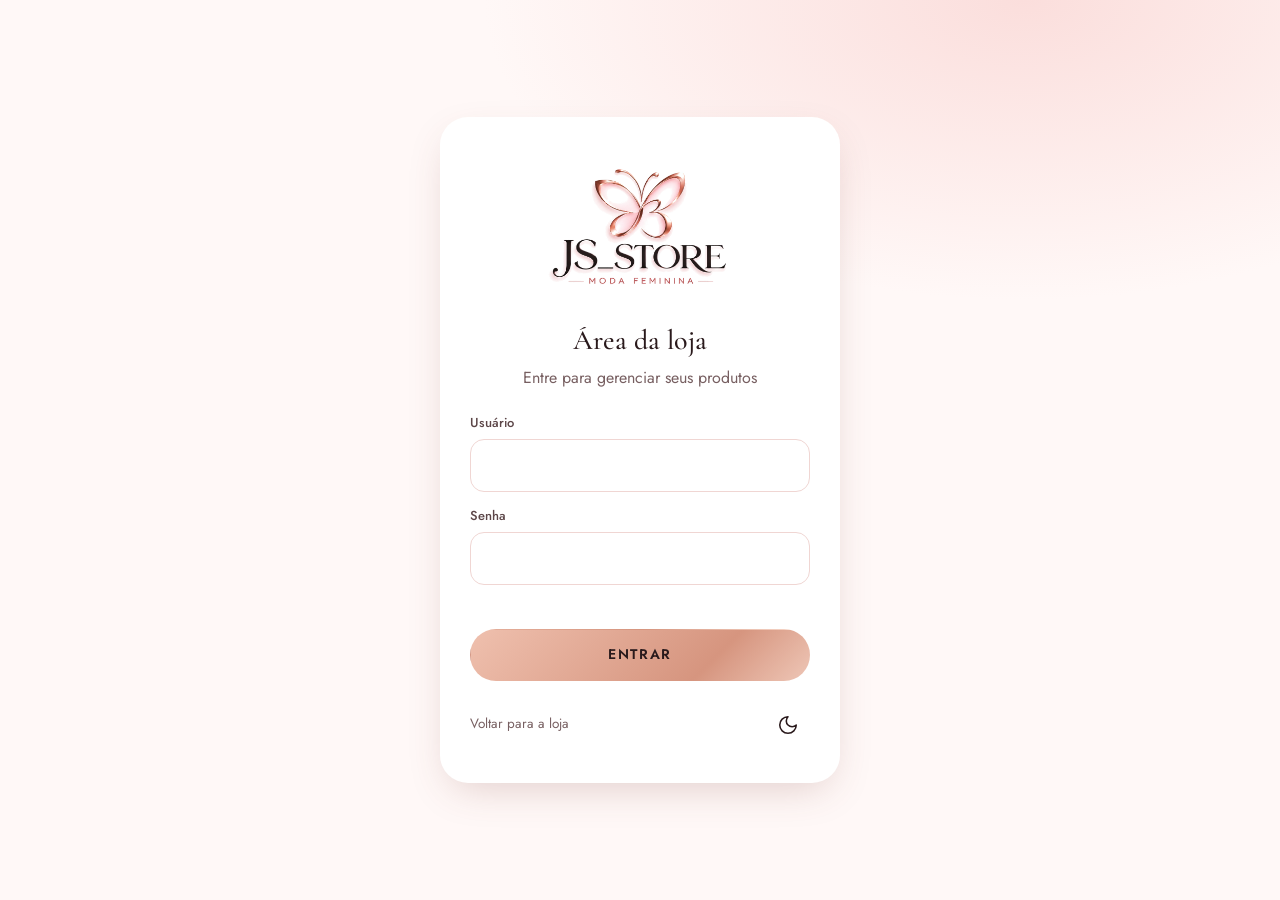
<file: admin/index.html>
<!doctype html>
<html lang="pt-BR">
<head>
<meta charset="utf-8">
<script>try{var t=localStorage.getItem("jss_theme");if(t)document.documentElement.dataset.theme=t}catch(e){}</script>
<meta name="viewport" content="width=device-width, initial-scale=1, viewport-fit=cover">
<title>Painel · JS STORE</title>
<meta name="robots" content="noindex, nofollow">
<meta name="theme-color" content="#2a1a1c">
<meta name="mobile-web-app-capable" content="yes">
<meta name="apple-mobile-web-app-status-bar-style" content="black-translucent">
<meta name="format-detection" content="telephone=no">
<link rel="icon" type="image/png" href="/assets/img/favicon.png">
<link rel="apple-touch-icon" href="/assets/img/apple-touch-icon.png">
<link rel="manifest" href="/admin/manifest.webmanifest">
<meta name="apple-mobile-web-app-capable" content="yes">
<meta name="apple-mobile-web-app-title" content="JS Painel">
<link rel="preconnect" href="https://fonts.googleapis.com">
<link rel="preconnect" href="https://fonts.gstatic.com" crossorigin>
<link rel="stylesheet" href="https://fonts.googleapis.com/css2?family=Cinzel:wght@500;600&family=Cormorant+Garamond:ital,wght@0,500;0,600;1,500;1,600&family=Jost:wght@400;500;600&display=swap">
<link rel="stylesheet" href="/assets/css/style.css">
<link rel="stylesheet" href="/assets/css/admin.css">
</head>
<body class="admin">
<div id="app"><div class="login"><div class="skel" style="width:300px;height:300px;border-radius:28px"></div></div></div>
<div class="overlay" id="overlay"></div>
<script type="module" src="/assets/js/admin.js"></script>
</body>
</html>
</file>
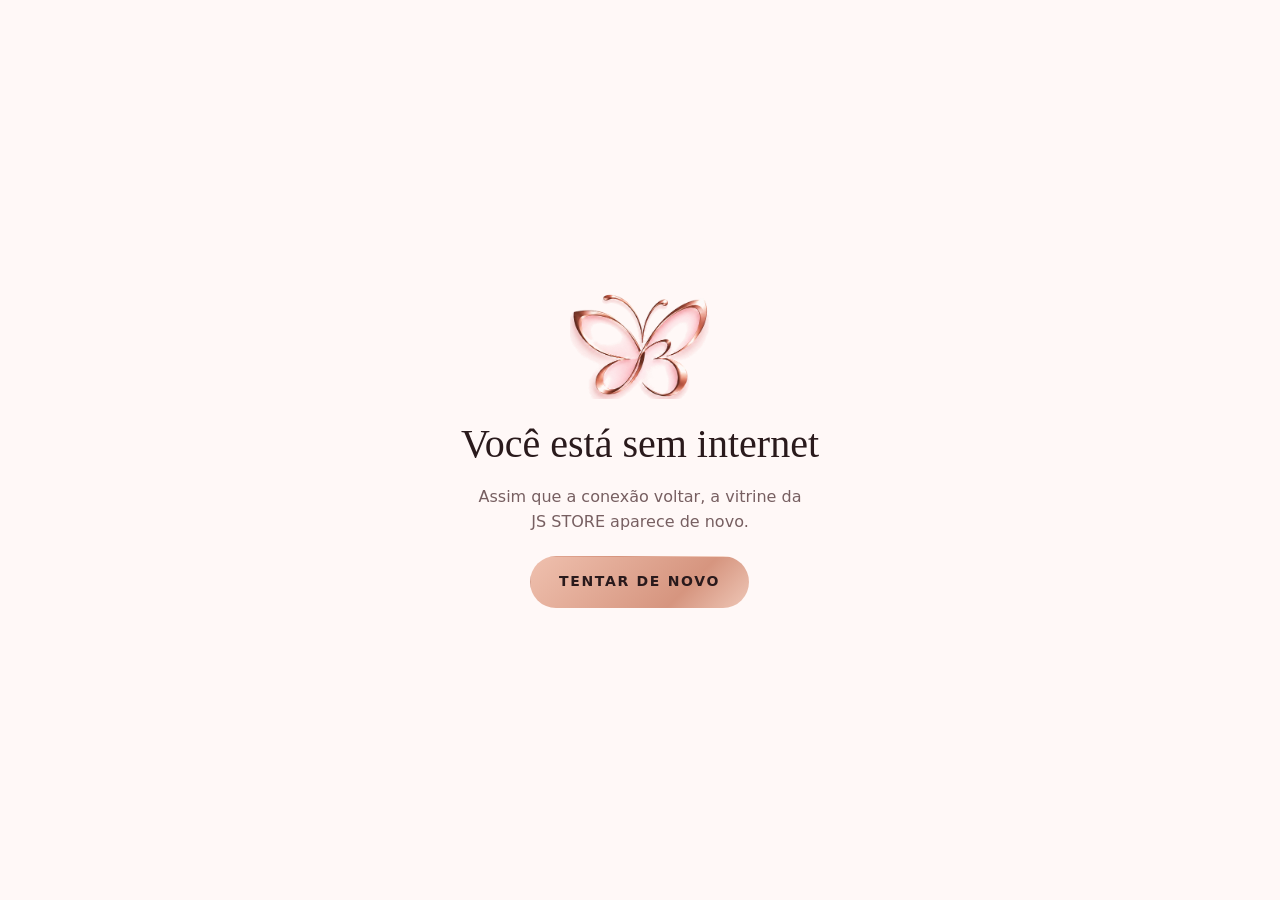
<file: offline.html>
<!doctype html>
<html lang="pt-BR">
<head>
<meta charset="utf-8">
<script>try{var t=localStorage.getItem("jss_theme");if(t)document.documentElement.dataset.theme=t}catch(e){}</script>
<meta name="viewport" content="width=device-width, initial-scale=1, viewport-fit=cover">
<meta name="theme-color" content="#fff8f7" media="(prefers-color-scheme: light)">
<meta name="theme-color" content="#161012" media="(prefers-color-scheme: dark)">
<link rel="manifest" href="/manifest.webmanifest">
<meta name="mobile-web-app-capable" content="yes">
<meta name="apple-mobile-web-app-capable" content="yes">
<meta name="apple-mobile-web-app-status-bar-style" content="black-translucent">
<meta name="apple-mobile-web-app-title" content="JS STORE">
<meta name="format-detection" content="telephone=no">
<title>Sem conexão · JS STORE</title>
<link rel="apple-touch-icon" href="/assets/img/apple-touch-icon.png">
<link rel="icon" type="image/png" href="/assets/img/favicon.png">
<link rel="stylesheet" href="/assets/css/style.css">
</head>
<body>
<main style="min-height:100dvh;display:grid;place-items:center;text-align:center;padding:24px">
  <div>
    <img class="theme-img" data-light="/assets/img/butterfly.webp" data-dark="/assets/img/butterfly-dark.webp" alt="" style="width:140px;margin:0 auto 14px;animation:float 6s ease-in-out infinite">
    <h1 style="font-family:var(--display);font-weight:500;font-size:40px;margin:0">Você está sem internet</h1>
    <p class="muted" style="max-width:340px;margin:10px auto 22px">Assim que a conexão voltar, a vitrine da JS STORE aparece de novo.</p>
    <button class="btn btn-gold" onclick="location.reload()">Tentar de novo</button>
  </div>
</main>
<script>addEventListener("online",()=>location.reload())</script>
<script>(function(){var d=document.documentElement.dataset.theme||(matchMedia("(prefers-color-scheme: dark)").matches?"dark":"light");document.querySelectorAll("img[data-light]").forEach(function(i){i.src=d==="dark"?i.dataset.dark:i.dataset.light})})()</script>
</body>
</html>
</file>
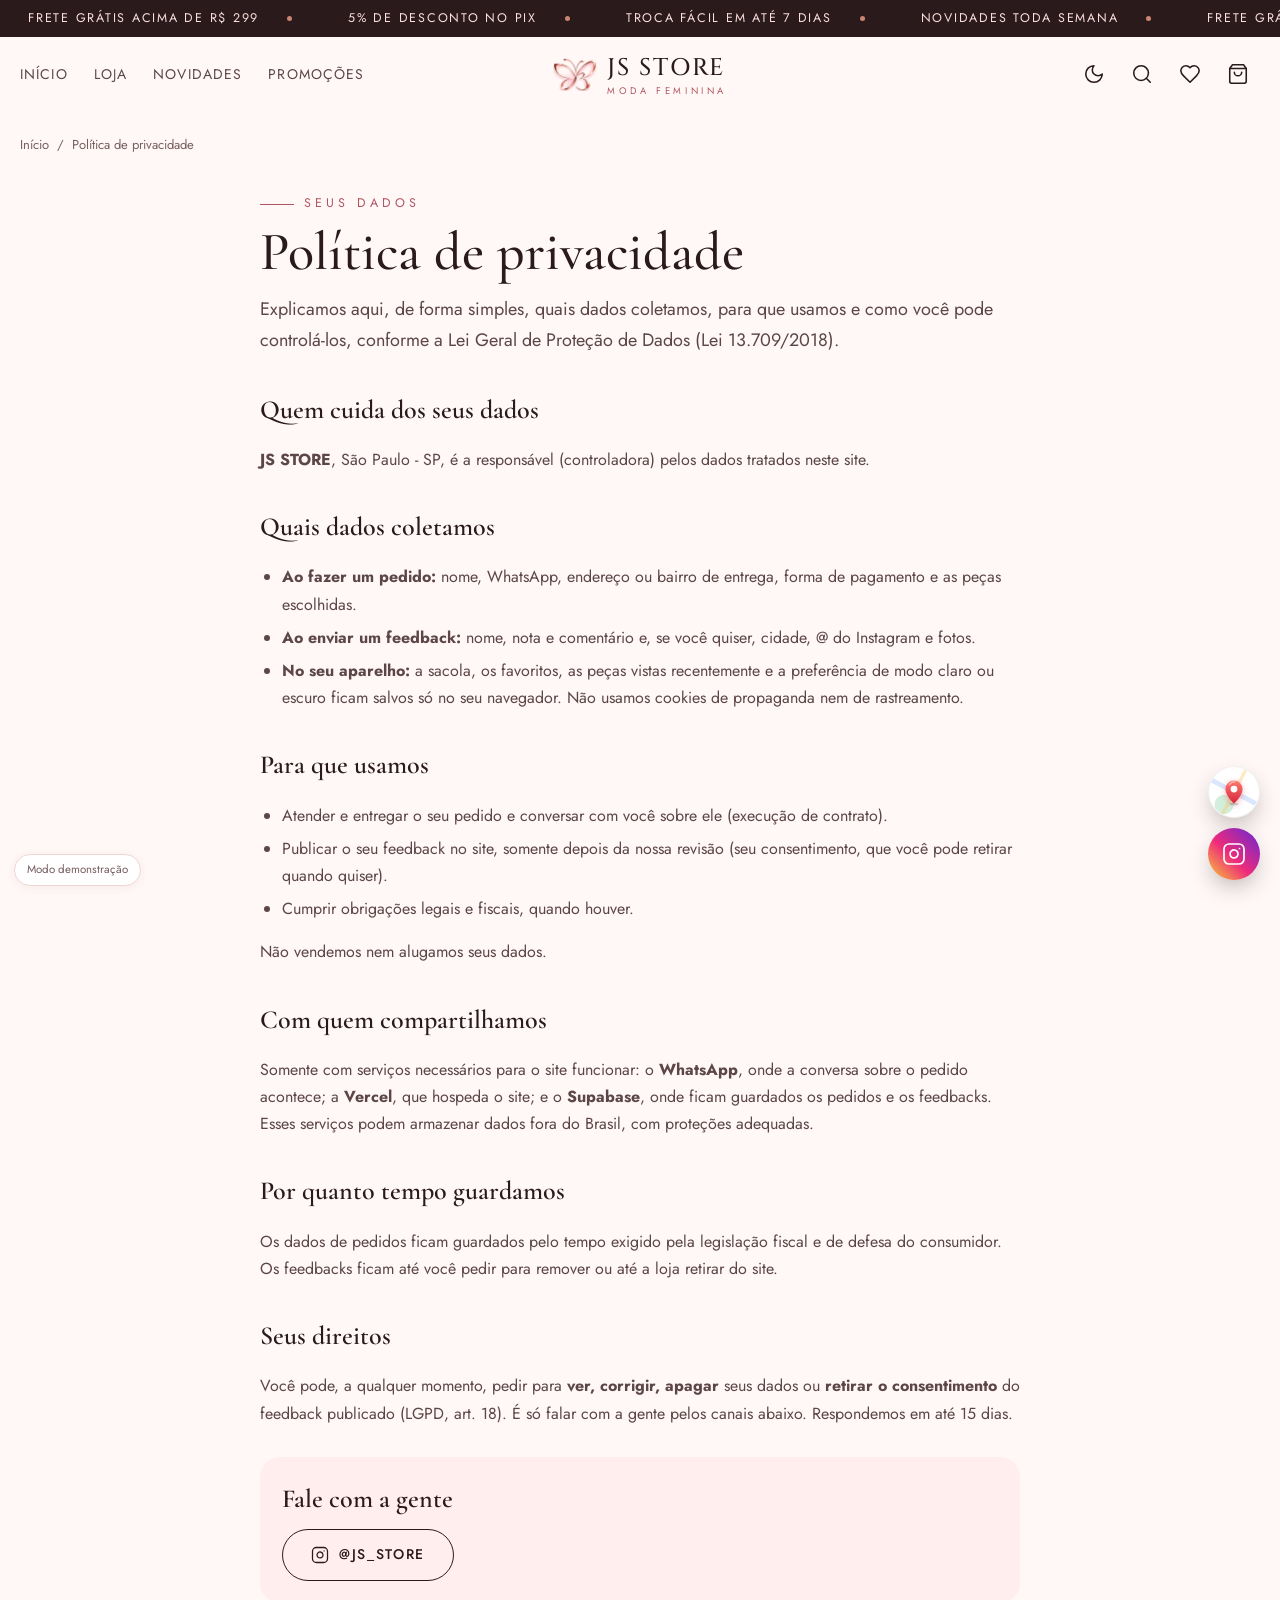
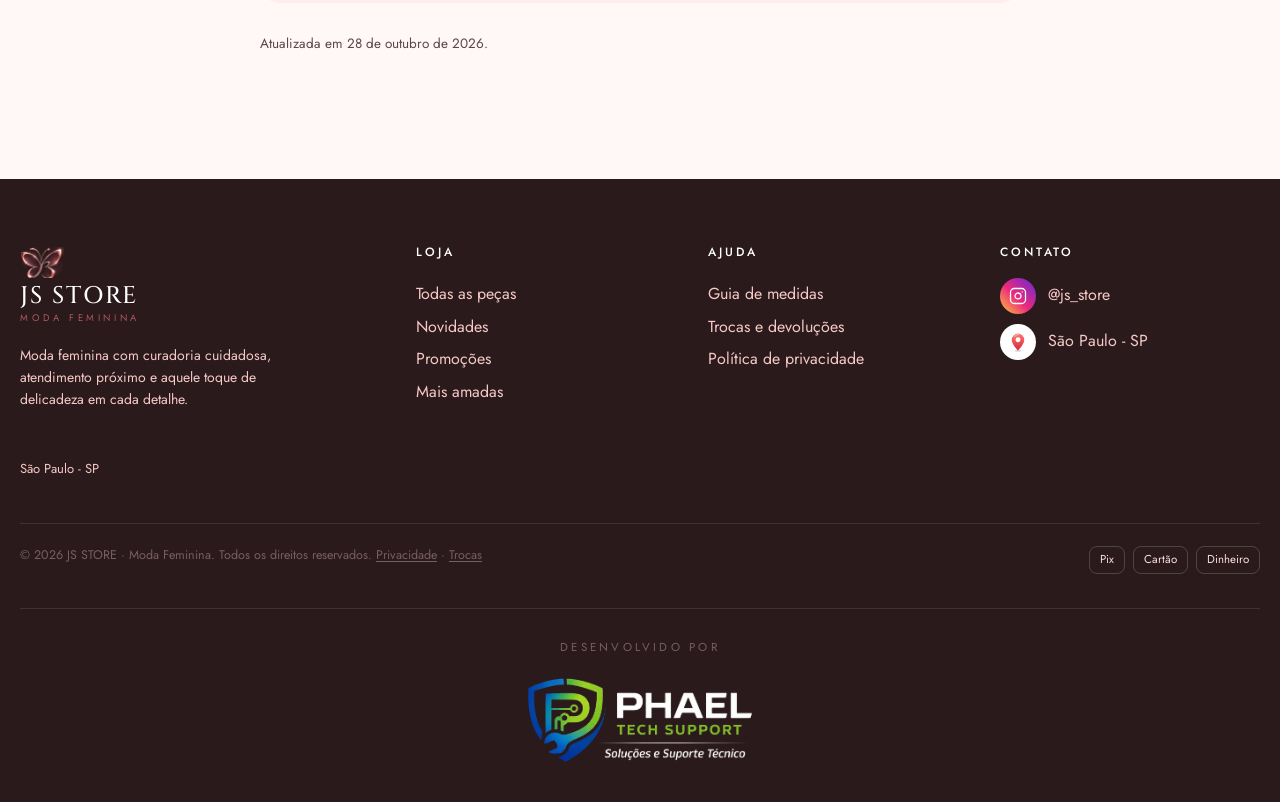
<file: privacidade.html>
<!doctype html>
<html lang="pt-BR">
<head>
<meta charset="utf-8">
<script>try{var t=localStorage.getItem("jss_theme");if(t)document.documentElement.dataset.theme=t}catch(e){}</script>
<meta name="viewport" content="width=device-width, initial-scale=1, viewport-fit=cover">
<meta name="theme-color" content="#fff8f7" media="(prefers-color-scheme: light)">
<meta name="theme-color" content="#161012" media="(prefers-color-scheme: dark)">
<link rel="manifest" href="/manifest.webmanifest">
<meta name="mobile-web-app-capable" content="yes">
<meta name="apple-mobile-web-app-capable" content="yes">
<meta name="apple-mobile-web-app-status-bar-style" content="black-translucent">
<meta name="apple-mobile-web-app-title" content="JS STORE">
<meta name="format-detection" content="telephone=no">
<title>Política de privacidade · JS STORE</title>
<meta name="description" content="Como a JS STORE usa e protege os seus dados.">
<link rel="icon" type="image/png" href="/assets/img/favicon.png">
<link rel="apple-touch-icon" href="/assets/img/apple-touch-icon.png">
<meta property="og:image" content="/assets/img/og.jpg">
<link rel="preconnect" href="https://images.unsplash.com">
<link rel="preconnect" href="https://fonts.googleapis.com">
<link rel="preconnect" href="https://fonts.gstatic.com" crossorigin>
<link rel="stylesheet" href="https://fonts.googleapis.com/css2?family=Cinzel:wght@500;600&family=Cormorant+Garamond:ital,wght@0,500;0,600;1,500;1,600&family=Jost:wght@400;500;600&display=swap">
<link rel="stylesheet" href="/assets/css/style.css">
</head>
<body>
<div id="site-header"></div>
<main class="wrap legal">
  <nav class="crumbs"><a href="/">Início</a>/<span>Política de privacidade</span></nav>
  <article class="legal-doc">
    <span class="eyebrow">Seus dados</span>
    <h1>Política de privacidade</h1>
    <p class="lead">Explicamos aqui, de forma simples, quais dados coletamos, para que usamos e como você pode controlá-los, conforme a Lei Geral de Proteção de Dados (Lei 13.709/2018).</p>

    <h2>Quem cuida dos seus dados</h2>
    <p><b data-cfg="razao_social" data-fallback="JS STORE">JS STORE</b><span data-cfg-wrap="cnpj">, CNPJ <span data-cfg="cnpj"></span></span><span data-cfg-wrap="endereco">, <span data-cfg="endereco"></span></span>, é a responsável (controladora) pelos dados tratados neste site.</p>

    <h2>Quais dados coletamos</h2>
    <ul>
      <li><b>Ao fazer um pedido:</b> nome, WhatsApp, endereço ou bairro de entrega, forma de pagamento e as peças escolhidas.</li>
      <li><b>Ao enviar um feedback:</b> nome, nota e comentário e, se você quiser, cidade, @ do Instagram e fotos.</li>
      <li><b>No seu aparelho:</b> a sacola, os favoritos, as peças vistas recentemente e a preferência de modo claro ou escuro ficam salvos só no seu navegador. Não usamos cookies de propaganda nem de rastreamento.</li>
    </ul>

    <h2>Para que usamos</h2>
    <ul>
      <li>Atender e entregar o seu pedido e conversar com você sobre ele (execução de contrato).</li>
      <li>Publicar o seu feedback no site, somente depois da nossa revisão (seu consentimento, que você pode retirar quando quiser).</li>
      <li>Cumprir obrigações legais e fiscais, quando houver.</li>
    </ul>
    <p>Não vendemos nem alugamos seus dados.</p>

    <h2>Com quem compartilhamos</h2>
    <p>Somente com serviços necessários para o site funcionar: o <b>WhatsApp</b>, onde a conversa sobre o pedido acontece; a <b>Vercel</b>, que hospeda o site; e o <b>Supabase</b>, onde ficam guardados os pedidos e os feedbacks. Esses serviços podem armazenar dados fora do Brasil, com proteções adequadas.</p>

    <h2>Por quanto tempo guardamos</h2>
    <p>Os dados de pedidos ficam guardados pelo tempo exigido pela legislação fiscal e de defesa do consumidor. Os feedbacks ficam até você pedir para remover ou até a loja retirar do site.</p>

    <h2>Seus direitos</h2>
    <p>Você pode, a qualquer momento, pedir para <b>ver, corrigir, apagar</b> seus dados ou <b>retirar o consentimento</b> do feedback publicado (LGPD, art. 18). É só falar com a gente pelos canais abaixo. Respondemos em até 15 dias.</p>

    <div class="legal-contact" id="legal-contact"></div>
    <p class="muted small">Atualizada em <span id="legal-date"></span>.</p>
  </article>
</main>
<div id="site-footer"></div>
<script type="module" src="/assets/js/legal.js"></script>
</body>
</html>
</file>
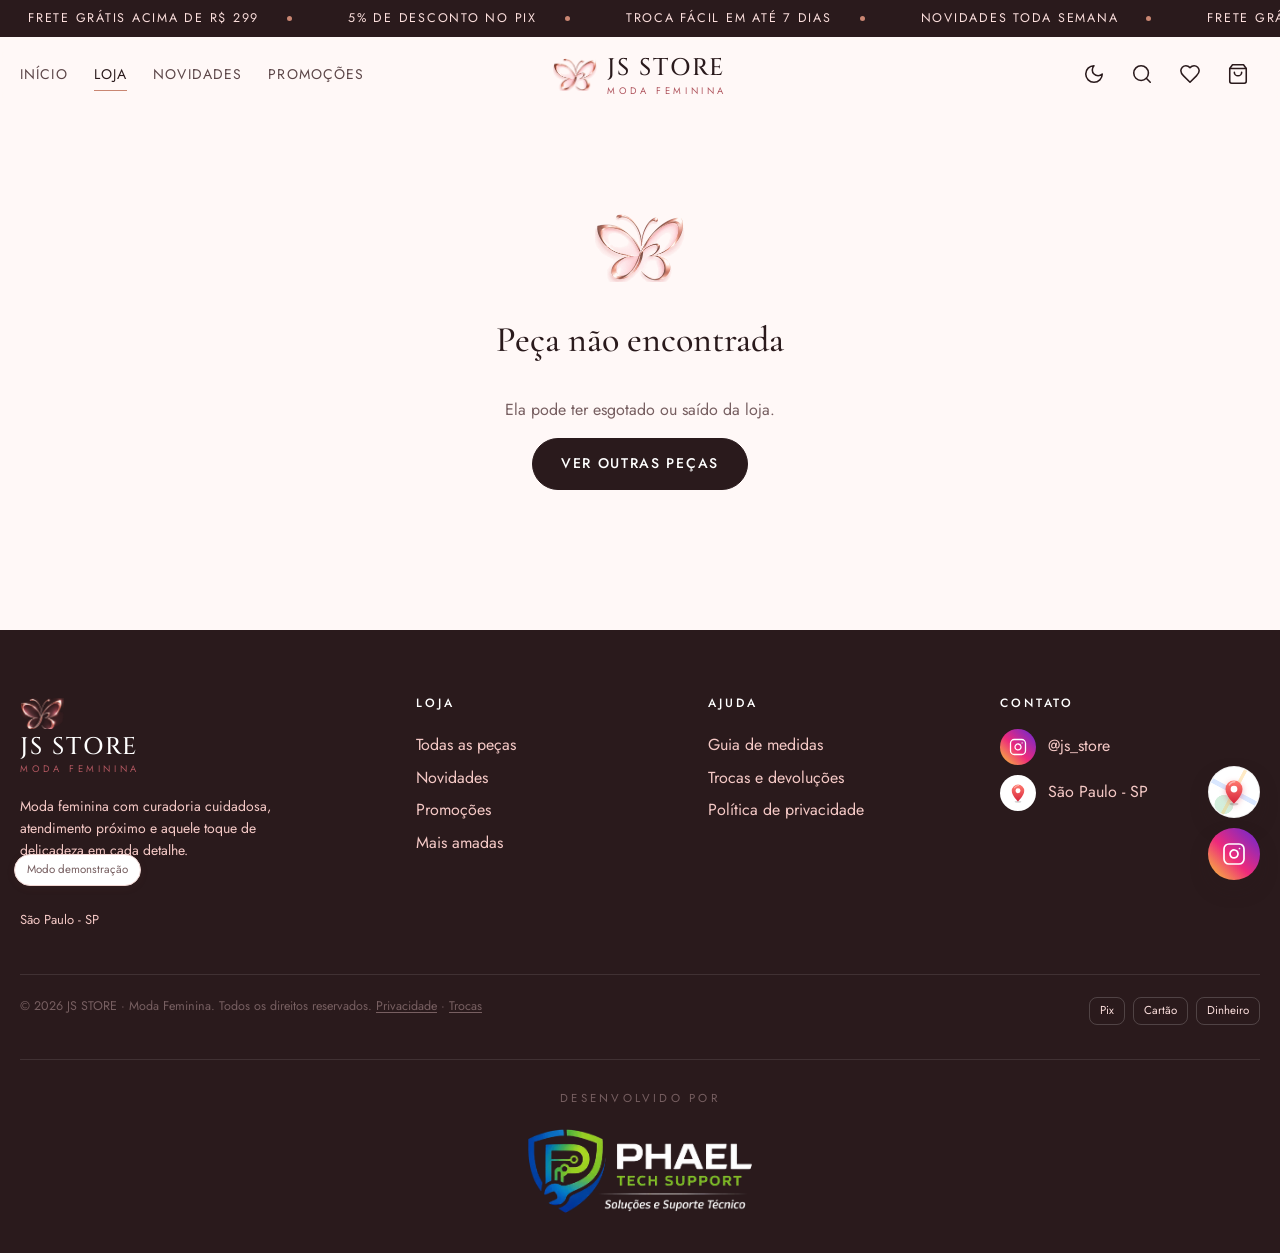
<file: produto.html>
<!doctype html>
<html lang="pt-BR">
<head>
<meta charset="utf-8">
<script>try{var t=localStorage.getItem("jss_theme");if(t)document.documentElement.dataset.theme=t}catch(e){}</script>
<meta name="viewport" content="width=device-width, initial-scale=1, viewport-fit=cover">
<meta name="theme-color" content="#fff8f7" media="(prefers-color-scheme: light)">
<meta name="theme-color" content="#161012" media="(prefers-color-scheme: dark)">
<link rel="manifest" href="/manifest.webmanifest">
<meta name="mobile-web-app-capable" content="yes">
<meta name="apple-mobile-web-app-capable" content="yes">
<meta name="apple-mobile-web-app-status-bar-style" content="black-translucent">
<meta name="apple-mobile-web-app-title" content="JS STORE">
<meta name="format-detection" content="telephone=no">
<title>Produto · JS STORE</title>
<link rel="icon" type="image/png" href="/assets/img/favicon.png">
<link rel="apple-touch-icon" href="/assets/img/apple-touch-icon.png">
<meta property="og:image" content="/assets/img/og.jpg">
<link rel="preconnect" href="https://images.unsplash.com">
<link rel="preconnect" href="https://fonts.googleapis.com">
<link rel="preconnect" href="https://fonts.gstatic.com" crossorigin>
<link rel="stylesheet" href="https://fonts.googleapis.com/css2?family=Cinzel:wght@500;600&family=Cormorant+Garamond:ital,wght@0,500;0,600;1,500;1,600&family=Jost:wght@400;500;600&display=swap">
<link rel="stylesheet" href="/assets/css/style.css">
</head>
<body>
<div id="site-header"></div>
<main class="wrap">
  <div id="pdp"><div class="pdp" style="padding-top:30px"><div class="skel" style="aspect-ratio:4/5;border-radius:22px"></div><div><div class="skel" style="height:18px;width:30%"></div><div class="skel" style="height:44px;width:80%;margin-top:14px"></div><div class="skel" style="height:28px;width:40%;margin-top:18px"></div></div></div></div>
  <section class="section hidden" id="related-wrap" style="padding-top:20px">
    <div class="section-head"><div><span class="eyebrow">Combine com</span><h2>Você também vai <em>amar</em></h2></div></div>
    <div class="rail" id="related"></div>
  </section>
</main>
<div id="site-footer"></div>
<script type="module" src="/assets/js/produto.js"></script>
</body>
</html>
</file>
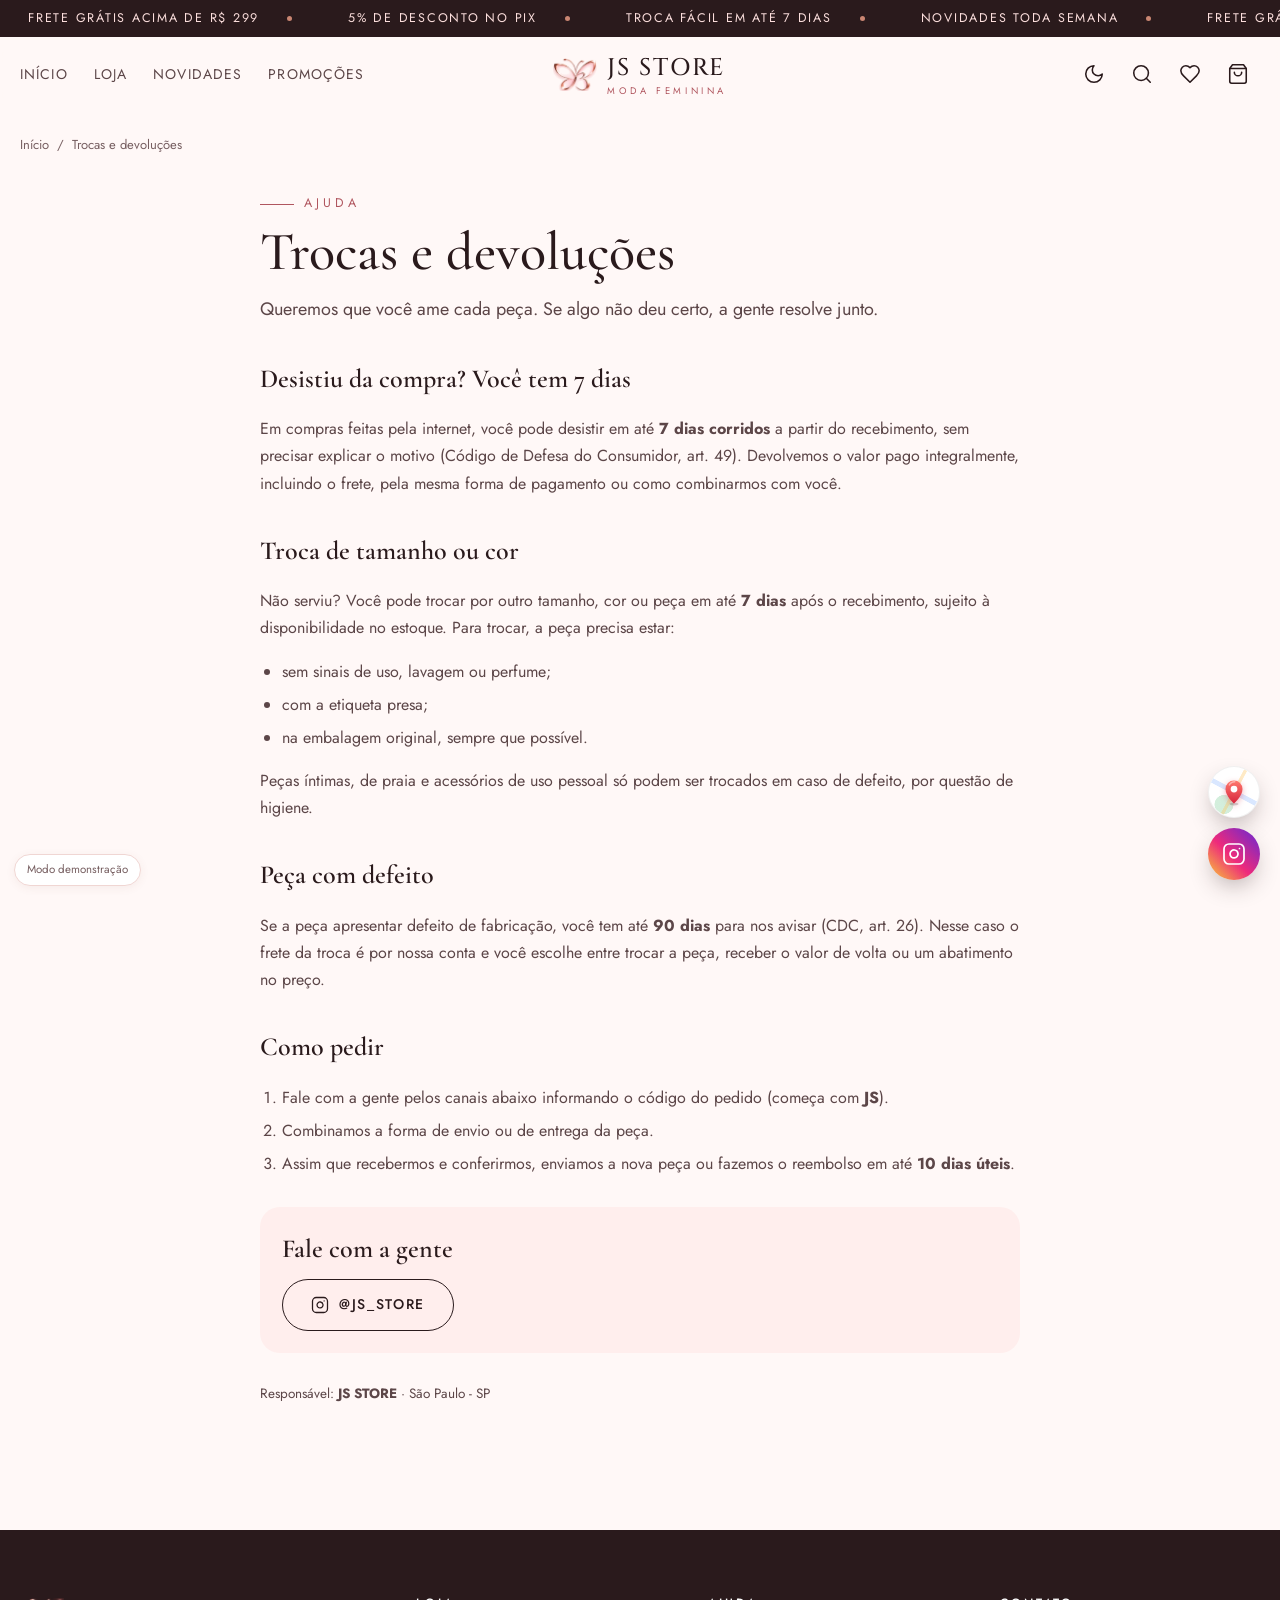
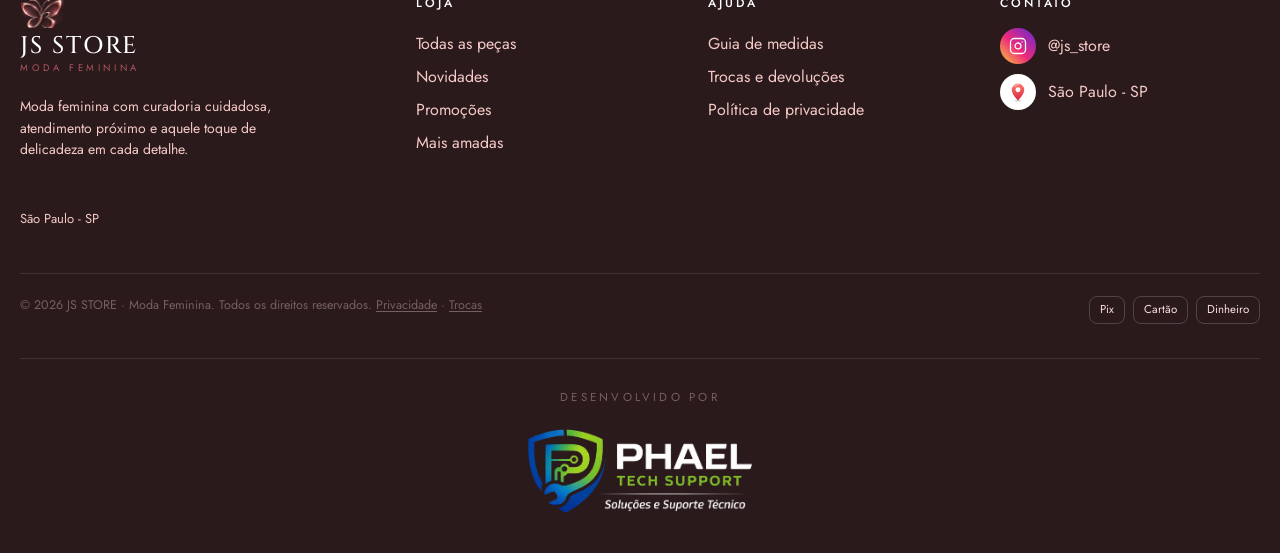
<file: trocas.html>
<!doctype html>
<html lang="pt-BR">
<head>
<meta charset="utf-8">
<script>try{var t=localStorage.getItem("jss_theme");if(t)document.documentElement.dataset.theme=t}catch(e){}</script>
<meta name="viewport" content="width=device-width, initial-scale=1, viewport-fit=cover">
<meta name="theme-color" content="#fff8f7" media="(prefers-color-scheme: light)">
<meta name="theme-color" content="#161012" media="(prefers-color-scheme: dark)">
<link rel="manifest" href="/manifest.webmanifest">
<meta name="mobile-web-app-capable" content="yes">
<meta name="apple-mobile-web-app-capable" content="yes">
<meta name="apple-mobile-web-app-status-bar-style" content="black-translucent">
<meta name="apple-mobile-web-app-title" content="JS STORE">
<meta name="format-detection" content="telephone=no">
<title>Trocas e devoluções · JS STORE</title>
<meta name="description" content="Como trocar ou devolver uma peça comprada na JS STORE.">
<link rel="icon" type="image/png" href="/assets/img/favicon.png">
<link rel="apple-touch-icon" href="/assets/img/apple-touch-icon.png">
<meta property="og:image" content="/assets/img/og.jpg">
<link rel="preconnect" href="https://images.unsplash.com">
<link rel="preconnect" href="https://fonts.googleapis.com">
<link rel="preconnect" href="https://fonts.gstatic.com" crossorigin>
<link rel="stylesheet" href="https://fonts.googleapis.com/css2?family=Cinzel:wght@500;600&family=Cormorant+Garamond:ital,wght@0,500;0,600;1,500;1,600&family=Jost:wght@400;500;600&display=swap">
<link rel="stylesheet" href="/assets/css/style.css">
</head>
<body>
<div id="site-header"></div>
<main class="wrap legal">
  <nav class="crumbs"><a href="/">Início</a>/<span>Trocas e devoluções</span></nav>
  <article class="legal-doc">
    <span class="eyebrow">Ajuda</span>
    <h1>Trocas e devoluções</h1>
    <p class="lead">Queremos que você ame cada peça. Se algo não deu certo, a gente resolve junto.</p>

    <h2>Desistiu da compra? Você tem 7 dias</h2>
    <p>Em compras feitas pela internet, você pode desistir em até <b>7 dias corridos</b> a partir do recebimento, sem precisar explicar o motivo (Código de Defesa do Consumidor, art. 49). Devolvemos o valor pago integralmente, incluindo o frete, pela mesma forma de pagamento ou como combinarmos com você.</p>

    <h2>Troca de tamanho ou cor</h2>
    <p>Não serviu? Você pode trocar por outro tamanho, cor ou peça em até <b>7 dias</b> após o recebimento, sujeito à disponibilidade no estoque. Para trocar, a peça precisa estar:</p>
    <ul><li>sem sinais de uso, lavagem ou perfume;</li><li>com a etiqueta presa;</li><li>na embalagem original, sempre que possível.</li></ul>
    <p>Peças íntimas, de praia e acessórios de uso pessoal só podem ser trocados em caso de defeito, por questão de higiene.</p>

    <h2>Peça com defeito</h2>
    <p>Se a peça apresentar defeito de fabricação, você tem até <b>90 dias</b> para nos avisar (CDC, art. 26). Nesse caso o frete da troca é por nossa conta e você escolhe entre trocar a peça, receber o valor de volta ou um abatimento no preço.</p>

    <h2>Como pedir</h2>
    <ol><li>Fale com a gente pelos canais abaixo informando o código do pedido (começa com <b>JS</b>).</li><li>Combinamos a forma de envio ou de entrega da peça.</li><li>Assim que recebermos e conferirmos, enviamos a nova peça ou fazemos o reembolso em até <b>10 dias úteis</b>.</li></ol>

    <div class="legal-contact" id="legal-contact"></div>
    <p class="muted small">Responsável: <b data-cfg="razao_social" data-fallback="JS STORE">JS STORE</b> <span data-cfg-wrap="cnpj">· CNPJ <span data-cfg="cnpj"></span></span> <span data-cfg-wrap="endereco">· <span data-cfg="endereco"></span></span></p>
  </article>
</main>
<div id="site-footer"></div>
<script type="module" src="/assets/js/legal.js"></script>
</body>
</html>
</file>
<file: assets/css/style.css>
/* =============================================================
   JS STORE — Moda Feminina
   Paleta tirada da logo: blush, rose gold, vinho e cacau
   ============================================================= */
:root {
  --blush-50: #fff8f7;
  --blush-100: #ffeeed;
  --blush-200: #fbdedc;
  --blush-300: #f5c9c6;
  --rose: #c98672;          /* rose gold */
  --rose-600: #b26c58;
  --rose-700: #93533f;
  --wine: #b0565f;          /* "MODA FEMININA" */
  --ink: #2a1a1c;           /* letras da logo */
  --ink-2: #5c4648;
  --ink-3: #775f61;         /* contraste 5,6:1 no fundo claro */
  --line: #f0d6d3;
  --white: #fff;
  --ok: #2b7552;            /* 5,3:1 */
  --warn: #9a5d12;          /* 5,1:1 */
  --gold-grad: linear-gradient(135deg, #efc0ae 0%, #d6957f 35%, #f6d6c8 55%, #c98672 100%);
  --on-gold: #2a1a1c;       /* texto escuro sobre o dourado: 5,6:1 ou mais */
  --shadow-sm: 0 2px 10px rgba(122, 64, 54, .07);
  --shadow: 0 14px 40px -12px rgba(122, 64, 54, .25);
  --radius: 18px;
  --serif: "Cinzel", "Trajan Pro", Georgia, serif;
  --display: "Cormorant Garamond", Georgia, serif;
  --sans: "Jost", system-ui, -apple-system, "Segoe UI", sans-serif;
  --wrap: 1240px;
  /* cores que mudam no modo escuro */
  --surface: #fff;
  --text: #2a1a1c;
  --contrast: #2a1a1c;       /* botões e seleções */
  --on-contrast: #fff;
  --header-bg: rgba(255, 248, 247, .82);
  --glass: rgba(255, 255, 255, .92);
  --skel-hi: #fff5f4;
  --admin-bg: #fbf4f3;
  --row-hover: #fffafa;
  --row-dirty: #fffbf3;
  color-scheme: light;
  --ease: cubic-bezier(.22, 1, .36, 1);       /* saída suave */
  --ease-io: cubic-bezier(.65, 0, .35, 1);
  --ig-grad: linear-gradient(45deg, #f9ce34 0%, #ee2a7b 45%, #6228d7 100%);
}

* { box-sizing: border-box; }
html { scroll-behavior: smooth; -webkit-text-size-adjust: 100%; }
body {
  margin: 0; font-family: var(--sans); color: var(--text); background: var(--blush-50); transition: background-color .5s var(--ease), color .5s var(--ease);
  font-size: 16px; line-height: 1.55; -webkit-font-smoothing: antialiased; overflow-x: hidden;
}
img { max-width: 100%; display: block; }
a { color: inherit; text-decoration: none; }
button, input, select, textarea { font: inherit; color: inherit; }
button { cursor: pointer; }
:focus-visible { outline: 2px solid var(--rose); outline-offset: 3px; border-radius: 6px; }
.wrap { width: min(var(--wrap), 100% - 32px); margin-inline: auto; }
.sr-only { position: absolute; width: 1px; height: 1px; overflow: hidden; clip: rect(0 0 0 0); }
.muted { color: var(--ink-3); }
.hidden { display: none !important; }

/* ---------- Faixa de avisos ---------- */
.topbar { background: var(--ink); color: var(--blush-200); font-size: 12.5px; letter-spacing: .14em; text-transform: uppercase; overflow: hidden; }
.marquee { display: flex; width: max-content; animation: marquee 32s linear infinite; }
.marquee span { padding: 9px 28px; white-space: nowrap; display: inline-flex; align-items: center; gap: 28px; }
.marquee span::after { content: ""; width: 5px; height: 5px; border-radius: 50%; background: var(--rose); }
.topbar:hover .marquee { animation-play-state: paused; }
@keyframes marquee { to { transform: translateX(-50%); } }

/* ---------- Cabeçalho ---------- */
.header { position: sticky; top: 0; z-index: 40; background: var(--header-bg); backdrop-filter: saturate(1.4) blur(14px); -webkit-backdrop-filter: saturate(1.4) blur(14px); border-bottom: 1px solid transparent; transition: border-color .3s, box-shadow .3s, transform .5s var(--ease); }
.header.hide { transform: translateY(-100%); }
.header.scrolled { border-color: var(--line); box-shadow: var(--shadow-sm); }
.header-in { display: grid; grid-template-columns: 1fr auto 1fr; align-items: center; height: 74px; gap: 16px; }
.brand { display: flex; align-items: center; gap: 10px; justify-self: center; }
.brand img { width: 44px; height: auto; transition: transform .6s cubic-bezier(.2, .9, .3, 1.4); }
.brand:hover img { transform: rotate(-8deg) scale(1.08); }
.brand b { white-space: nowrap; font-family: var(--serif); font-weight: 500; font-size: 24px; letter-spacing: .08em; }
.brand small { display: block; font-size: 9.5px; letter-spacing: .38em; color: var(--wine); margin-top: -4px; }
.nav { display: flex; gap: 26px; font-size: 14px; letter-spacing: .08em; text-transform: uppercase; }
.nav a { position: relative; padding: 6px 0; color: var(--ink-2); transition: color .2s; }
.nav a::after { content: ""; position: absolute; left: 0; right: 0; bottom: 0; height: 1.5px; background: var(--rose); transform: scaleX(0); transform-origin: right; transition: transform .35s; }
.nav a:hover, .nav a.active { color: var(--text); }
.nav a:hover::after, .nav a.active::after { transform: scaleX(1); transform-origin: left; }
.actions { display: flex; justify-content: flex-end; gap: 4px; }
.icon-btn { position: relative; width: 44px; height: 44px; border-radius: 50%; border: 0; background: transparent; display: grid; place-items: center; transition: background .2s, transform .2s; }
.icon-btn:hover { background: var(--blush-100); }
.icon-btn:active { transform: scale(.92); }
.icon-btn svg { width: 22px; height: 22px; }
.badge { position: absolute; top: 4px; right: 3px; min-width: 18px; height: 18px; padding: 0 5px; border-radius: 9px; background: var(--wine); color: #fff; font-size: 11px; font-weight: 600; display: grid; place-items: center; transform: scale(0); transition: transform .3s cubic-bezier(.2, .9, .3, 1.6); }
.badge.on { transform: scale(1); }
.badge.bump { animation: bump .5s; }
@keyframes bump { 40% { transform: scale(1.45); } }
.menu-btn { display: none; }

/* busca */
.search-bar { overflow: hidden; max-height: 0; transition: max-height .35s ease; border-top: 1px solid transparent; }
.search-bar.open { max-height: 90px; border-color: var(--line); }
.search-bar form { display: flex; gap: 10px; padding: 14px 0; }
.search-bar input { flex: 1; }

/* ---------- Botões ---------- */
.btn { --bg: var(--contrast); --fg: var(--on-contrast); will-change: transform; position: relative; overflow: hidden; display: inline-flex; align-items: center; justify-content: center; gap: 10px; padding: 14px 28px; border-radius: 999px; border: 1.5px solid var(--bg); background: var(--bg); color: var(--fg); font-size: 14px; font-weight: 500; letter-spacing: .12em; text-transform: uppercase; transition: transform .45s var(--ease), box-shadow .45s var(--ease), background .3s, color .3s; isolation: isolate; white-space: nowrap; }
.btn::before { content: ""; position: absolute; inset: 0; background: linear-gradient(110deg, transparent 30%, rgba(255, 255, 255, .45) 50%, transparent 70%); transform: translateX(-120%); transition: transform .8s; z-index: -1; }
.btn:hover::before { transform: translateX(120%); }
.btn:hover { transform: translateY(-2px); box-shadow: var(--shadow); }
.btn:active { transform: translateY(0) scale(.98); }
.btn svg { width: 18px; height: 18px; }
.btn-gold { --bg: var(--rose); --fg: var(--on-gold); font-weight: 600; background: var(--gold-grad); background-size: 200% 200%; border-color: transparent; animation: shine 6s ease infinite; }
@keyframes shine { 50% { background-position: 100% 100%; } }
.btn-ghost { --bg: transparent; --fg: var(--text); border-color: var(--text); }
.btn-ghost:hover { background: var(--contrast); border-color: var(--contrast); color: var(--on-contrast); }
.btn-light { --bg: #fff; --fg: #2a1a1c; border-color: #fff; }
.btn-wa { --bg: #25d366; --fg: #fff; }
.btn-block { width: 100%; }
.btn-sm { padding: 10px 18px; font-size: 12.5px; }
.btn[disabled] { opacity: .5; pointer-events: none; }
.link { color: var(--wine); border-bottom: 1px solid currentColor; }

/* ---------- Campos ---------- */
.input, .select, .textarea { width: 100%; padding: 13px 16px; border-radius: 14px; border: 1.5px solid var(--line); background: var(--surface); transition: border-color .2s, box-shadow .2s; }
.input:focus, .select:focus, .textarea:focus { outline: 0; border-color: var(--rose); box-shadow: 0 0 0 4px rgba(201, 134, 114, .15); }
.textarea { min-height: 90px; resize: vertical; }
.field { display: grid; gap: 6px; margin-bottom: 14px; }
.field label { font-size: 13px; color: var(--ink-2); font-weight: 500; }

/* ---------- Hero ---------- */
.hero { position: relative; overflow: hidden; background: radial-gradient(1200px 500px at 85% 10%, var(--blush-200), transparent 60%), radial-gradient(800px 400px at 0% 100%, var(--blush-100), transparent 60%), var(--blush-50); }
.hero-in { display: grid; grid-template-columns: 1.05fr .95fr; align-items: center; gap: 40px; min-height: min(78vh, 680px); padding: 60px 0; }
.eyebrow { display: inline-flex; align-items: center; gap: 10px; font-size: 12.5px; letter-spacing: .32em; text-transform: uppercase; color: var(--wine); }
.eyebrow::before { content: ""; width: 34px; height: 1px; background: currentColor; }
.hero h1 { font-family: var(--display); font-weight: 500; font-size: clamp(44px, 6.4vw, 84px); line-height: .98; margin: 18px 0 20px; letter-spacing: -.01em; }
.hero h1 em { font-style: italic; background: var(--gold-grad); -webkit-background-clip: text; background-clip: text; color: transparent; }
.hero p { font-size: 18px; color: var(--ink-2); max-width: 470px; margin: 0 0 32px; }
.hero-cta { display: flex; gap: 12px; flex-wrap: wrap; }
.hero-stats { display: flex; gap: 34px; margin-top: 44px; }
.hero-stats b { display: block; font-family: var(--display); font-size: 32px; font-weight: 600; line-height: 1; }
.hero-stats span { font-size: 12.5px; color: var(--ink-3); letter-spacing: .06em; }
.hero-art { position: relative; aspect-ratio: 1; display: grid; place-items: center; }
.hero-art .halo { position: absolute; inset: 8%; border-radius: 50%; background: radial-gradient(circle, #fff 0%, var(--blush-100) 55%, transparent 70%); }
.hero-art .ring { position: absolute; inset: 4%; border: 1px solid var(--blush-300); border-radius: 50%; animation: spin 40s linear infinite; }
.hero-art .ring::before { content: ""; position: absolute; top: -5px; left: 50%; width: 10px; height: 10px; border-radius: 50%; background: var(--rose); box-shadow: 0 0 0 6px rgba(201, 134, 114, .18); }
.hero-art .ring.r2 { inset: 16%; animation-duration: 28s; animation-direction: reverse; border-style: dashed; }
@keyframes spin { to { transform: rotate(360deg); } }
.hero-photo { position: relative; width: 66%; aspect-ratio: 4/5; border-radius: 999px 999px 28px 28px; overflow: hidden; background: var(--blush-100); box-shadow: 0 40px 80px -30px rgba(147, 83, 63, .45); border: 6px solid var(--surface); }
.hero-photo img { width: 100%; height: 100%; object-fit: cover; transform: scale(1.08); transition: opacity 1s var(--ease), transform 2.4s var(--ease); }
.hero-photo img.is-loaded { transform: scale(1); }
.hero-art .bfly { position: absolute; width: 28%; height: auto; left: 4%; top: 6%; filter: drop-shadow(0 18px 24px rgba(147, 83, 63, .3)); animation: float 6s ease-in-out infinite; z-index: 2; }
@keyframes float { 50% { transform: translateY(-16px) rotate(-2deg); } }
.hero-art .chip { position: absolute; background: var(--surface); border-radius: 16px; padding: 12px 16px; box-shadow: var(--shadow); font-size: 13px; display: flex; gap: 10px; align-items: center; animation: float 7s ease-in-out infinite; }
.hero-art .chip svg { width: 20px; height: 20px; color: var(--rose); }
.hero-art .chip.c1 { left: -2%; bottom: 12%; animation-delay: -2s; z-index: 3; }
.hero-art .chip.c2 { right: 0; top: 14%; animation-delay: -4s; z-index: 3; }

/* ---------- Seções ---------- */
.section { padding: 84px 0; }
.section-head { display: flex; align-items: end; justify-content: space-between; gap: 20px; margin-bottom: 34px; }
.section-head h2 { font-family: var(--display); font-size: clamp(32px, 4vw, 48px); font-weight: 500; line-height: 1.05; margin: 8px 0 0; }
.section-head h2 em { color: var(--rose-600); }

/* categorias */
.cats { display: flex; gap: 12px; overflow-x: auto; scrollbar-width: none; padding-bottom: 4px; }
.cats::-webkit-scrollbar { display: none; }
.cat { flex: 0 0 auto; padding: 12px 22px; border-radius: 999px; border: 1.5px solid var(--line); background: var(--surface); font-size: 14px; letter-spacing: .04em; transition: all .25s; }
.cat:hover { border-color: var(--rose); color: var(--rose-700); transform: translateY(-2px); }
.cat.active { background: var(--contrast); border-color: var(--contrast); color: var(--on-contrast); }

/* ---------- Cards de produto ---------- */
.grid { display: grid; grid-template-columns: repeat(4, 1fr); gap: 28px 22px; }
.rail { display: grid; grid-auto-flow: column; grid-auto-columns: calc((100% - 66px) / 4); gap: 22px; overflow-x: auto; scroll-snap-type: x mandatory; scrollbar-width: none; padding-bottom: 6px; }
.rail::-webkit-scrollbar { display: none; }
.rail > * { scroll-snap-align: start; }
.rail-nav { display: flex; gap: 8px; }
.rail-nav button { width: 46px; height: 46px; border-radius: 50%; border: 1.5px solid var(--line); background: var(--surface); display: grid; place-items: center; transition: all .2s; }
.rail-nav button:hover { border-color: var(--contrast); background: var(--contrast); color: var(--on-contrast); }
.rail-nav svg { width: 18px; height: 18px; }

.card { position: relative; display: flex; flex-direction: column; }
.card-media { position: relative; aspect-ratio: 4/5; border-radius: var(--radius); overflow: hidden; background: var(--blush-100); }
.card-media img { width: 100%; height: 100%; object-fit: cover; transition: transform 1.1s var(--ease), opacity .7s var(--ease); }
.card-media img.alt { position: absolute; inset: 0; opacity: 0; }
.card:hover .card-media img { transform: scale(1.06); }
.card:hover .card-media img.alt.is-loaded { opacity: 1; }
.tags { position: absolute; top: 12px; left: 12px; display: flex; flex-direction: column; gap: 6px; align-items: flex-start; z-index: 2; }
.tag { font-size: 10.5px; letter-spacing: .14em; text-transform: uppercase; padding: 5px 10px; border-radius: 999px; background: var(--surface); color: var(--text); font-weight: 600; }
.tag.sale { background: var(--wine); color: #fff; }
.tag.new { background: var(--contrast); color: var(--on-contrast); }
.tag.low { background: #fff3e6; color: var(--warn); }
.tag.out { background: #eee; color: #777; }
.fav { position: absolute; top: 10px; right: 10px; z-index: 2; width: 40px; height: 40px; border-radius: 50%; border: 0; background: var(--glass); display: grid; place-items: center; transition: transform .25s; }
.fav svg { width: 19px; height: 19px; transition: fill .2s, color .2s; }
.fav:hover { transform: scale(1.1); }
.fav.on svg { fill: var(--wine); color: var(--wine); }
.fav.pop { animation: bump .45s; }
.quick { position: absolute; left: 12px; right: 12px; bottom: 12px; z-index: 2; background: var(--glass); backdrop-filter: blur(8px); border-radius: 14px; padding: 10px; transform: translateY(calc(100% + 14px)); transition: transform .55s var(--ease); }
.card:hover .quick, .card:focus-within .quick { transform: none; }
.quick p { margin: 0 0 8px; font-size: 11px; letter-spacing: .14em; text-transform: uppercase; color: var(--ink-3); text-align: center; }
.sizes { display: flex; flex-wrap: wrap; gap: 6px; justify-content: center; }
.size { min-width: 38px; height: 34px; padding: 0 8px; border-radius: 10px; border: 1.5px solid var(--line); background: var(--surface); font-size: 13px; font-weight: 500; transition: all .18s; }
.size:hover:not([disabled]) { border-color: var(--text); }
.size.sel { background: var(--contrast); border-color: var(--contrast); color: var(--on-contrast); }
.size[disabled] { opacity: .35; text-decoration: line-through; cursor: not-allowed; }
.card-body { padding: 14px 4px 0; }
.card-cat { font-size: 11px; letter-spacing: .18em; text-transform: uppercase; color: var(--ink-3); }
.card-title { font-family: var(--display); font-size: 21px; font-weight: 600; line-height: 1.15; margin: 3px 0 6px; }
.price { display: flex; align-items: baseline; gap: 8px; flex-wrap: wrap; }
.price b { font-size: 17px; font-weight: 600; }
.price s { color: var(--ink-3); font-size: 14px; }
.price .pix { width: 100%; font-size: 12.5px; color: var(--ok); }

/* esqueleto de carregamento */
.skel { background: linear-gradient(90deg, var(--blush-100) 25%, var(--blush-200) 50%, var(--blush-100) 75%); background-size: 200% 100%; animation: skel 1.3s infinite; border-radius: 10px; }
@keyframes skel { to { background-position: -200% 0; } }

/* ---------- Banner promocional com contagem ---------- */
.promo { position: relative; overflow: hidden; border-radius: 28px; background: var(--ink); color: #fff; padding: 56px; display: grid; grid-template-columns: 1.2fr 1fr; gap: 40px; align-items: center; }
.promo::before { content: ""; position: absolute; width: 520px; height: 520px; right: -120px; top: -180px; border-radius: 50%; background: radial-gradient(circle, rgba(201, 134, 114, .55), transparent 65%); }
.promo .bfly-bg { position: absolute; right: 4%; bottom: -30px; width: 260px; opacity: .22; transform: rotate(14deg); }
.promo h2 { font-family: var(--display); font-weight: 500; font-size: clamp(34px, 4.4vw, 56px); line-height: 1; margin: 12px 0 14px; position: relative; }
.promo p { color: var(--blush-300); margin: 0 0 26px; max-width: 440px; position: relative; }
.promo .eyebrow { color: var(--blush-300); }
.countdown { display: flex; gap: 12px; position: relative; }
.countdown div { flex: 1; background: rgba(255, 255, 255, .07); border: 1px solid rgba(255, 255, 255, .12); border-radius: 18px; padding: 18px 8px; text-align: center; }
.countdown b { display: block; font-family: var(--display); font-size: 46px; font-weight: 600; line-height: 1; font-variant-numeric: tabular-nums; }
.countdown span { font-size: 11px; letter-spacing: .2em; text-transform: uppercase; color: var(--blush-300); }

/* ---------- Faixa de confiança ---------- */
.trust { display: grid; grid-template-columns: repeat(4, 1fr); gap: 18px; }
.trust div { background: var(--surface); border: 1px solid var(--line); border-radius: var(--radius); padding: 24px; display: flex; gap: 16px; align-items: flex-start; transition: transform .5s var(--ease), box-shadow .5s var(--ease); }
.trust div:hover { transform: translateY(-4px); box-shadow: var(--shadow); }
.trust svg { flex: 0 0 auto; width: 26px; height: 26px; color: var(--rose-600); }
.trust b { display: block; font-size: 15px; margin-bottom: 2px; }
.trust span { font-size: 13.5px; color: var(--ink-3); }

/* ---------- Comunidade / Instagram ---------- */
.community { text-align: center; background: linear-gradient(180deg, var(--blush-100), var(--blush-50)); border-radius: 28px; padding: 64px 24px; }
.community h2 { font-family: var(--display); font-size: clamp(32px, 4vw, 46px); font-weight: 500; margin: 10px 0 10px; }
.community p { color: var(--ink-2); max-width: 520px; margin: 0 auto 26px; }
.community .row { display: flex; gap: 12px; justify-content: center; flex-wrap: wrap; }

/* ---------- Rodapé ---------- */
.footer { background: var(--ink); color: var(--blush-200); padding: 64px 0 30px; margin-top: 40px; }
.footer-grid { display: grid; grid-template-columns: 1.4fr 1fr 1fr 1fr; gap: 32px; }
.footer h4 { font-size: 12px; letter-spacing: .24em; text-transform: uppercase; color: #fff; margin: 0 0 16px; font-weight: 500; }
.footer a { display: block; padding: 4px 0; color: var(--blush-300); transition: color .2s; }
.footer a:hover { color: #fff; }
.footer .brand { justify-self: start; }
.footer .brand b { color: #fff; }
.footer p { font-size: 14px; color: var(--blush-300); max-width: 300px; }
.footer-bottom { border-top: 1px solid rgba(255, 255, 255, .1); margin-top: 44px; padding-top: 22px; display: flex; justify-content: space-between; gap: 16px; font-size: 12.5px; color: var(--ink-3); flex-wrap: wrap; }
.pay { display: flex; gap: 8px; flex-wrap: wrap; }
.pay span { border: 1px solid rgba(255, 255, 255, .18); border-radius: 8px; padding: 4px 10px; font-size: 11.5px; color: var(--blush-200); }

/* ---------- Gaveta (carrinho / favoritos) ---------- */
.overlay { position: fixed; inset: 0; background: rgba(42, 26, 28, .45); backdrop-filter: blur(3px); opacity: 0; pointer-events: none; transition: opacity .45s var(--ease); z-index: 80; }
.overlay.open { opacity: 1; pointer-events: auto; }
.drawer { position: fixed; top: 0; right: 0; bottom: 0; width: min(440px, 100%); background: var(--blush-50); z-index: 90; transform: translateX(100%); transition: transform .45s cubic-bezier(.2, .8, .2, 1); display: flex; flex-direction: column; visibility: hidden; }
.drawer.open { box-shadow: -20px 0 60px rgba(42, 26, 28, .2); visibility: visible; }
.drawer.open { transform: none; }
.drawer { transition: transform .6s var(--ease), visibility .6s; }
.drawer-head { display: flex; align-items: center; justify-content: space-between; padding: 20px 22px; border-bottom: 1px solid var(--line); }
.drawer-head h3 { font-family: var(--display); font-size: 26px; font-weight: 600; margin: 0; }
.drawer-body { flex: 1; overflow-y: auto; padding: 8px 22px; }
.drawer-foot { padding: 18px 22px 22px; border-top: 1px solid var(--line); background: var(--surface); }
.ship-bar { margin-bottom: 14px; font-size: 13.5px; }
.ship-bar .bar { height: 6px; background: var(--blush-100); border-radius: 3px; overflow: hidden; margin-top: 8px; }
.ship-bar .bar i { display: block; height: 100%; background: var(--gold-grad); border-radius: 3px; transition: width .6s; }
.line-item { display: grid; grid-template-columns: 78px 1fr auto; gap: 14px; padding: 16px 0; border-bottom: 1px solid var(--line); animation: slideIn .35s; }
@keyframes slideIn { from { opacity: 0; transform: translateX(20px); } }
.line-item img { width: 78px; aspect-ratio: 4/5; object-fit: cover; border-radius: 12px; background: var(--blush-100); }
.line-item h5 { font-family: var(--display); font-size: 18px; margin: 0 0 2px; font-weight: 600; line-height: 1.15; }
.line-item small { color: var(--ink-3); display: block; }
.qty { display: inline-flex; align-items: center; border: 1.5px solid var(--line); border-radius: 999px; margin-top: 8px; background: var(--surface); }
.qty button { width: 32px; height: 32px; border: 0; background: none; font-size: 17px; }
.qty span { min-width: 22px; text-align: center; font-size: 14px; }
.line-item .rm { border: 0; background: none; color: var(--ink-3); font-size: 12.5px; text-decoration: underline; padding: 0; margin-top: 6px; }
.totals { display: flex; justify-content: space-between; font-size: 15px; margin-bottom: 4px; }
.totals.big { font-size: 20px; font-weight: 600; margin: 8px 0 14px; }
.empty { text-align: center; padding: 60px 10px; color: var(--ink-3); }
.empty img { width: 90px; margin: 0 auto 14px; opacity: .8; }

/* ---------- Modal ---------- */
.modal { position: fixed; inset: 0; z-index: 100; display: grid; place-items: center; padding: 16px; pointer-events: none; }
.modal-box { position: relative; width: min(520px, 100%); max-height: calc(100vh - 32px); overflow-y: auto; background: var(--blush-50); border-radius: 24px; padding: 30px; box-shadow: var(--shadow); opacity: 0; transform: translateY(20px) scale(.97); transition: all .35s cubic-bezier(.2, .8, .2, 1); }
.modal.open { pointer-events: auto; }
.modal.open .modal-box { opacity: 1; transform: none; }
.modal-box h3 { font-family: var(--display); font-size: 30px; font-weight: 600; margin: 0 0 6px; }
.modal-close { position: absolute; top: 14px; right: 14px; }
.opts { display: flex; gap: 8px; flex-wrap: wrap; }
.opt { padding: 10px 16px; border-radius: 12px; border: 1.5px solid var(--line); background: var(--surface); font-size: 14px; transition: all .2s; }
.opt.sel { border-color: var(--contrast); background: var(--contrast); color: var(--on-contrast); }
table.sizes-table { width: 100%; border-collapse: collapse; font-size: 14px; margin-top: 12px; }
.sizes-table th, .sizes-table td { padding: 10px 8px; text-align: center; border-bottom: 1px solid var(--line); }
.sizes-table th { font-weight: 600; background: var(--blush-100); }

/* ---------- Toast ---------- */
.toasts { position: fixed; left: 50%; bottom: 24px; transform: translateX(-50%); z-index: 120; display: grid; gap: 8px; width: min(420px, calc(100% - 32px)); }
.toast { display: flex; gap: 12px; align-items: center; background: var(--ink); color: #fff; padding: 14px 18px; border-radius: 16px; box-shadow: var(--shadow); font-size: 14.5px; animation: toastIn .4s cubic-bezier(.2, .9, .3, 1.3); }
.toast img { width: 40px; height: 50px; object-fit: cover; border-radius: 8px; }
.toast a { margin-left: auto; color: var(--blush-300); text-decoration: underline; white-space: nowrap; }
.toast.err { background: #8e2f3a; }
.toast.out { animation: toastOut .3s forwards; }
@keyframes toastIn { from { opacity: 0; transform: translateY(20px) scale(.95); } }
@keyframes toastOut { to { opacity: 0; transform: translateY(10px); } }

/* ---------- WhatsApp flutuante ---------- */
@keyframes ping { 70%, 100% { transform: scale(1.6); opacity: 0; } }

/* ---------- Página do produto ---------- */
.crumbs { font-size: 13px; color: var(--ink-3); padding: 22px 0; display: flex; gap: 8px; flex-wrap: wrap; }
.crumbs a:hover { color: var(--rose-700); }
.pdp { display: grid; grid-template-columns: 1.1fr .9fr; gap: 56px; align-items: start; padding-bottom: 60px; }
.gallery { display: grid; grid-template-columns: 84px 1fr; gap: 14px; position: sticky; top: 96px; }
.thumbs { display: grid; gap: 10px; align-content: start; }
.thumbs button { padding: 0; border: 2px solid transparent; border-radius: 12px; overflow: hidden; background: var(--blush-100); aspect-ratio: 4/5; transition: border-color .2s; }
.thumbs button.on { border-color: var(--text); }
.thumbs img { width: 100%; height: 100%; object-fit: cover; }
.main-img { position: relative; aspect-ratio: 4/5; border-radius: 22px; overflow: hidden; background: var(--blush-100); cursor: zoom-in; }
.main-img img { width: 100%; height: 100%; object-fit: cover; transition: transform .2s; }
.main-img.zoom img { transform: scale(2); }
.pdp-info h1 { font-family: var(--display); font-size: clamp(34px, 3.6vw, 48px); font-weight: 500; line-height: 1.05; margin: 8px 0 14px; }
.pdp-info .price b { font-size: 28px; }
.pdp-info .price s { font-size: 18px; }
.pdp-info .price .pix { font-size: 14.5px; margin-top: 4px; }
.installments { font-size: 14px; color: var(--ink-2); margin-top: 4px; }
.pdp-block { padding: 22px 0; border-bottom: 1px solid var(--line); }
.pdp-block h6 { margin: 0 0 12px; font-size: 12.5px; letter-spacing: .2em; text-transform: uppercase; font-weight: 600; display: flex; justify-content: space-between; align-items: center; }
.pdp-block h6 button { border: 0; background: none; color: var(--wine); font-size: 12.5px; letter-spacing: .05em; text-transform: none; text-decoration: underline; font-weight: 500; }
.pdp .sizes { justify-content: flex-start; gap: 8px; }
.pdp .size { min-width: 52px; height: 46px; font-size: 15px; border-radius: 12px; }
.stock-note { font-size: 13.5px; margin-top: 10px; min-height: 20px; display: flex; gap: 6px; align-items: center; }
.stock-note svg { width: 16px; height: 16px; flex: 0 0 auto; }
.stock-note:not(.low) svg { color: var(--ok); }
.stock-note.low { color: var(--warn); }
.buy-row { display: grid; grid-template-columns: auto 1fr auto; gap: 10px; align-items: stretch; margin-top: 18px; }
.buy-row .qty { margin: 0; }
.buy-row .qty button { width: 42px; height: 50px; }
.buy-row .fav { position: static; width: 52px; height: 52px; border: 1.5px solid var(--line); background: var(--surface); }
.perks { display: grid; gap: 12px; margin: 20px 0 0; padding: 0; list-style: none; font-size: 14px; color: var(--ink-2); }
.perks li { display: flex; gap: 10px; align-items: center; }
.perks svg { width: 19px; height: 19px; color: var(--rose-600); flex: 0 0 auto; }
details.acc { border-bottom: 1px solid var(--line); }
details.acc summary { list-style: none; cursor: pointer; padding: 18px 0; font-weight: 500; display: flex; justify-content: space-between; }
details.acc summary::after { content: "+"; font-size: 20px; transition: transform .3s; }
details.acc[open] summary::after { transform: rotate(45deg); }
details.acc p { margin: 0 0 18px; color: var(--ink-2); white-space: pre-line; }
.share-row { display: flex; gap: 10px; margin-top: 14px; }

/* ---------- Catálogo ---------- */
.shop-head { padding: 46px 0 26px; text-align: center; }
.shop-head h1 { font-family: var(--display); font-size: clamp(40px, 5vw, 64px); font-weight: 500; margin: 8px 0 6px; }
.toolbar { display: flex; gap: 12px; align-items: center; justify-content: space-between; flex-wrap: wrap; margin-bottom: 26px; }
.toolbar .left { display: flex; gap: 10px; flex-wrap: wrap; align-items: center; }
.pill-select { padding: 11px 38px 11px 18px; border-radius: 999px; border: 1.5px solid var(--line); background: var(--surface) url("data:image/svg+xml,%3Csvg xmlns='http://www.w3.org/2000/svg' width='12' height='12' viewBox='0 0 24 24' fill='none' stroke='%232a1a1c' stroke-width='2'%3E%3Cpath d='m6 9 6 6 6-6'/%3E%3C/svg%3E") no-repeat right 14px center; appearance: none; font-size: 14px; }
.size-filter { display: flex; gap: 6px; flex-wrap: wrap; }
.count { font-size: 14px; color: var(--ink-3); }

/* ---------- Animação ao rolar ---------- */
.reveal { opacity: 0; transform: translateY(32px); transition: opacity 1s var(--ease), transform 1.1s var(--ease); }
.reveal.in { opacity: 1; transform: none; }
@media (prefers-reduced-motion: reduce) {
  *, *::before, *::after { animation: none !important; transition: none !important; }
  .reveal { opacity: 1; transform: none; }
}

/* ---------- Menu mobile ---------- */
.mnav { visibility: hidden; position: fixed; inset: 0 auto 0 0; width: min(320px, 85%); background: var(--blush-50); z-index: 90; transform: translateX(-100%); transition: transform .55s var(--ease), visibility .55s; padding: 24px; display: flex; flex-direction: column; gap: 4px; }
.mnav.open { transform: none; visibility: visible; }
.mnav a { font-family: var(--display); font-size: 28px; padding: 8px 0; border-bottom: 1px solid var(--line); }
.mnav .brand { justify-self: start; margin-bottom: 18px; }

/* ---------- Responsivo ---------- */
@media (max-width: 1024px) {
  .grid { grid-template-columns: repeat(3, 1fr); }
  .rail { grid-auto-columns: calc((100% - 44px) / 3); }
  .trust { grid-template-columns: repeat(2, 1fr); }
  .footer-grid { grid-template-columns: 1fr 1fr; }
}
@media (max-width: 860px) {
  .nav { display: none; }
  .menu-btn { display: grid; }
  .header-in { height: 64px; }
  .brand img { width: 36px; }
  .brand b { font-size: 20px; }
  .hero-in { grid-template-columns: 1fr; padding: 30px 0 50px; min-height: 0; text-align: center; }
  .hero-art { order: -1; width: min(360px, 82%); margin: 0 auto; }
  .hero p { margin-inline: auto; }
  .hero-cta, .hero-stats { justify-content: center; }
  .hero-art .chip { font-size: 11.5px; padding: 8px 12px; }
  .promo { grid-template-columns: 1fr; padding: 36px 24px; }
  .pdp { grid-template-columns: 1fr; gap: 26px; }
  .gallery { position: static; grid-template-columns: 1fr; }
  .thumbs { grid-auto-flow: column; grid-auto-columns: 64px; order: 2; overflow-x: auto; }
  .section { padding: 60px 0; }
}
@media (max-width: 640px) {
  .grid { grid-template-columns: repeat(2, 1fr); gap: 22px 12px; }
  .rail { grid-auto-columns: 62%; gap: 12px; }
  .card-title { font-size: 18px; }
  .price b { font-size: 15.5px; }
  .quick { display: none; }
  .trust { grid-template-columns: 1fr; }
  .footer-grid { grid-template-columns: 1fr; }
  .section-head { flex-direction: column; align-items: flex-start; }
  .countdown b { font-size: 34px; }
  .brand small { display: none; }
  .hero-stats { gap: 22px; }
}


/* =============================================================
   Fluidez
   ============================================================= */
/* transição suave entre páginas (Chrome, Edge, Safari 18+) */
@view-transition { navigation: auto; }
::view-transition-old(root) { animation: vtOut .28s var(--ease-io) both; }
::view-transition-new(root) { animation: vtIn .45s var(--ease) both; }
@keyframes vtOut { to { opacity: 0; transform: translateY(-6px); } }
@keyframes vtIn { from { opacity: 0; transform: translateY(10px); } }
main { animation: pageIn .7s var(--ease) both; }
@keyframes pageIn { from { opacity: 0; transform: translateY(12px); } }

/* fotos aparecem suavemente, com brilho enquanto carregam */
.card-media, .main-img, .thumbs button, .hero-photo, .line-item img { background: linear-gradient(100deg, var(--blush-100) 30%, var(--skel-hi) 50%, var(--blush-100) 70%) 0 0 / 220% 100%; animation: skel 1.6s linear infinite; }
.card-media:has(img.is-loaded), .main-img:has(img.is-loaded), .hero-photo:has(img.is-loaded) { animation: none; }
.card-media img:not(.alt), .main-img img, .hero-photo img, .thumbs img, .line-item img { opacity: 0; }
.card-media img.is-loaded:not(.alt), .main-img img.is-loaded, .hero-photo img.is-loaded, .thumbs img.is-loaded, .line-item img.is-loaded { opacity: 1; }
.thumbs img, .line-item img, .main-img img { transition: opacity .6s var(--ease), transform .25s; }

/* =============================================================
   Botões de contato flutuantes (WhatsApp, Instagram, Maps)
   ============================================================= */
.social-float { position: fixed; right: 20px; bottom: 20px; z-index: 50; display: flex; flex-direction: column; gap: 10px; align-items: flex-end; }
.sf { position: relative; width: 52px; height: 52px; border-radius: 50%; display: grid; place-items: center; color: #fff; box-shadow: 0 10px 26px -8px rgba(42, 26, 28, .45); transition: transform .5s var(--ease), box-shadow .5s var(--ease); animation: sfIn .8s var(--ease) both; }
.sf:nth-child(1) { animation-delay: .5s; } .sf:nth-child(2) { animation-delay: .6s; } .sf:nth-child(3) { animation-delay: .7s; }
@keyframes sfIn { from { opacity: 0; transform: translateY(16px) scale(.8); } }
.sf svg { width: 24px; height: 24px; }
.sf:hover { transform: translateY(-3px) scale(1.06); }
.sf-wa { width: 60px; height: 60px; background: #25d366; }
.sf-wa svg { width: 30px; height: 30px; }
.sf-wa::before { content: ""; position: absolute; inset: 0; border-radius: 50%; background: #25d366; animation: ping 2.6s var(--ease) infinite; z-index: -1; }
@keyframes ping { 70%, 100% { transform: scale(1.55); opacity: 0; } }
.sf-ig { background: var(--ig-grad); }
.sf-map { background: var(--surface); color: var(--wine); border: 1px solid var(--line); }
.sf-tip { position: absolute; right: calc(100% + 12px); top: 50%; translate: 0 -50%; background: var(--ink); color: #fff; font-size: 12.5px; letter-spacing: .04em; white-space: nowrap; padding: 7px 12px; border-radius: 10px; opacity: 0; transform: translateX(8px); pointer-events: none; transition: opacity .35s var(--ease), transform .45s var(--ease); }
.sf:hover .sf-tip, .sf:focus-visible .sf-tip { opacity: 1; transform: none; }

/* rodapé: lista de contatos */
.contact-list { display: grid; gap: 10px; }
.contact-list a { display: flex !important; align-items: center; gap: 12px; padding: 0 !important; }
.contact-list .ci { width: 36px; height: 36px; border-radius: 50%; display: grid; place-items: center; background: rgba(255, 255, 255, .08); color: #fff; flex: 0 0 auto; transition: transform .45s var(--ease), background .3s; }
.contact-list .ci svg { width: 18px; height: 18px; }
.contact-list a:hover .ci { transform: scale(1.1); }
.contact-list .ci.wa { background: #25d366; } .contact-list .ci.ig { background: var(--ig-grad); } .contact-list .ci.map { background: var(--rose); }

/* página inicial: cartões de contato */
.contact-cards { display: grid; grid-template-columns: repeat(auto-fit, minmax(220px, 1fr)); gap: 14px; max-width: 920px; margin: 0 auto; text-align: left; }
.contact-card { position: relative; display: grid; grid-template-columns: auto 1fr; grid-template-rows: auto auto; column-gap: 14px; align-items: center; background: var(--surface); border: 1px solid var(--line); border-radius: 20px; padding: 18px 50px 18px 18px; overflow: hidden; isolation: isolate; transition: transform .55s var(--ease), box-shadow .55s var(--ease), color .35s; }
.contact-card::before { content: ""; position: absolute; inset: 0; z-index: -1; opacity: 0; transition: opacity .45s var(--ease); }
.contact-card.wa::before { background: #25d366; } .contact-card.ig::before { background: var(--ig-grad); } .contact-card.map::before, .contact-card.vip::before { background: var(--ink); }
.contact-card:hover { transform: translateY(-4px); box-shadow: var(--shadow); color: #fff; }
.contact-card:hover::before { opacity: 1; }
.contact-card:hover small { color: rgba(255, 255, 255, .85); }
.cc-ic { grid-row: 1 / 3; width: 50px; height: 50px; border-radius: 16px; display: grid; place-items: center; color: #fff; transition: background .35s; }
.cc-ic svg { width: 24px; height: 24px; }
.contact-card.wa .cc-ic { background: #25d366; } .contact-card.ig .cc-ic { background: var(--ig-grad); } .contact-card.map .cc-ic { background: var(--rose); } .contact-card.vip .cc-ic { background: var(--wine); }
.contact-card:hover .cc-ic { background: rgba(255, 255, 255, .2); }
.contact-card b { font-size: 16px; font-weight: 600; }
.contact-card small { color: var(--ink-3); font-size: 13px; overflow: hidden; text-overflow: ellipsis; white-space: nowrap; transition: color .35s; }
.cc-go { position: absolute; right: 18px; top: 50%; translate: 0 -50%; transition: transform .5s var(--ease); }
.cc-go svg { width: 18px; height: 18px; }
.contact-card:hover .cc-go { transform: translateX(4px); }

/* ícones no lugar dos emojis */
.toast-ic { flex: 0 0 auto; width: 34px; height: 34px; border-radius: 50%; display: grid; place-items: center; background: rgba(255, 255, 255, .12); color: var(--blush-300); }
.toast-ic svg { width: 18px; height: 18px; }
.toast.err .toast-ic { color: #fff; }
.toast { animation: toastIn .55s var(--ease); }
.ship-ok { display: inline-flex; align-items: center; gap: 6px; color: var(--ok); }
.ship-ok svg { width: 17px; height: 17px; }
.inline-ic { width: 16px; height: 16px; vertical-align: -3px; }
.h-ic { display: flex; align-items: center; gap: 10px; }
.h-ic img { width: 34px; height: auto; }

@media (max-width: 640px) {
  .social-float { right: 14px; bottom: 14px; gap: 8px; }
  .sf { width: 46px; height: 46px; } .sf svg { width: 21px; height: 21px; }
  .sf-wa { width: 54px; height: 54px; } .sf-wa svg { width: 28px; height: 28px; }
  .sf-tip { display: none; }
  .hero-photo { width: 74%; }
}
@media (prefers-reduced-motion: reduce) {
  main { animation: none; }
  .card-media img:not(.alt), .main-img img, .hero-photo img, .thumbs img, .line-item img { opacity: 1; }
}
.price .pix { display: inline-flex; align-items: center; gap: 6px; }
.price .pix svg { width: 15px; height: 15px; flex: 0 0 auto; }


/* =============================================================
   Modo escuro: segue o aparelho, ou a escolha no botão (lua/sol)
   ============================================================= */
@media (prefers-color-scheme: dark) {
  :root:not([data-theme="light"]) {
  --blush-50: #161012;      /* fundo da página */
  --blush-100: #261a1d;     /* áreas suaves */
  --line: #3a2a2d;
  --surface: #1f1518;
  --text: #f6e8e5;
  --ink-2: #dcc6c2;
  --ink-3: #a99390;
  --ink: #2c1d20;           /* painéis escuros (rodapé, promoção) ficam um pouco acima do fundo */
  --contrast: #f3dfda;
  --on-contrast: #24171a;
  --wine: #e0838d;
  --rose-600: #dc9a86;
  --rose-700: #e8ae9b;
  --ok: #6cc59a;
  --header-bg: rgba(22, 16, 18, .8);
  --glass: rgba(34, 24, 27, .9);
  --skel-hi: #33242a;
  --admin-bg: #130d0f;
  --row-hover: #261a1d;
  --row-dirty: #2e2418;
  --shadow-sm: 0 2px 12px rgba(0, 0, 0, .35);
  --shadow: 0 18px 44px -14px rgba(0, 0, 0, .65);
  color-scheme: dark;
  }
  :root:not([data-theme="light"]) .hero { background: radial-gradient(1100px 520px at 85% 0%, rgba(201, 134, 114, .22), transparent 60%), radial-gradient(800px 400px at 0% 100%, rgba(176, 86, 95, .14), transparent 60%), var(--blush-50); }
  :root:not([data-theme="light"]) .hero-art .halo { background: radial-gradient(circle, rgba(201, 134, 114, .28) 0%, rgba(201, 134, 114, .08) 55%, transparent 70%); }
  :root:not([data-theme="light"]) .hero-art .ring { border-color: rgba(201, 134, 114, .3); }
  :root:not([data-theme="light"]) .skel { background: linear-gradient(90deg, var(--blush-100) 25%, var(--skel-hi) 50%, var(--blush-100) 75%); background-size: 200% 100%; }
  :root:not([data-theme="light"]) .community { background: linear-gradient(180deg, var(--blush-100), var(--blush-50)); }
  :root:not([data-theme="light"]) .promo, :root:not([data-theme="light"]) .footer, :root:not([data-theme="light"]) .topbar { border: 1px solid rgba(255, 255, 255, .05); }
  :root:not([data-theme="light"]) .footer { border-width: 1px 0 0; }
  :root:not([data-theme="light"]) .topbar { border-width: 0 0 1px; }
  :root:not([data-theme="light"]) .pill-select { background-image: url("data:image/svg+xml,%3Csvg xmlns='http://www.w3.org/2000/svg' width='12' height='12' viewBox='0 0 24 24' fill='none' stroke='%23f6e8e5' stroke-width='2'%3E%3Cpath d='m6 9 6 6 6-6'/%3E%3C/svg%3E"); }
  :root:not([data-theme="light"]) .tag.low, :root:not([data-theme="light"]) .chip-sz.low, :root:not([data-theme="light"]) .st.pendente, :root:not([data-theme="light"]) .kpi.alert .ic { background: rgba(199, 130, 44, .18); color: #f0b86a; }
  :root:not([data-theme="light"]) .tag.out, :root:not([data-theme="light"]) .chip-sz.zero, :root:not([data-theme="light"]) .st.cancelado, :root:not([data-theme="light"]) .st.inativo { background: rgba(255, 255, 255, .08); color: #a99390; }
  :root:not([data-theme="light"]) .st.confirmado { background: rgba(80, 140, 230, .18); color: #9cc1ff; }
  :root:not([data-theme="light"]) .st.enviado { background: rgba(150, 100, 220, .2); color: #cdb0f5; }
  :root:not([data-theme="light"]) .st.entregue, :root:not([data-theme="light"]) .st.ativo { background: rgba(63, 143, 107, .2); color: #7fd6ab; }
  :root:not([data-theme="light"]) .demo-banner { background: rgba(199, 130, 44, .12); border-color: rgba(199, 130, 44, .35); color: #f0c58a; }
  :root:not([data-theme="light"]) .switch i { background: #4a3639; }
  :root:not([data-theme="light"]) .stepper button { background: var(--blush-100); }
  :root:not([data-theme="light"]) .sf-map { color: var(--rose-700); }
  :root:not([data-theme="light"]) .contact-card small { color: var(--ink-3); }
  :root:not([data-theme="light"]) .hero-photo { box-shadow: 0 40px 80px -30px rgba(0, 0, 0, .7); }
  :root:not([data-theme="light"]) img.alt, :root:not([data-theme="light"]) .card-media img { filter: none; }
}
:root[data-theme="dark"] {
  --blush-50: #161012;      /* fundo da página */
  --blush-100: #261a1d;     /* áreas suaves */
  --line: #3a2a2d;
  --surface: #1f1518;
  --text: #f6e8e5;
  --ink-2: #dcc6c2;
  --ink-3: #a99390;
  --ink: #2c1d20;           /* painéis escuros (rodapé, promoção) ficam um pouco acima do fundo */
  --contrast: #f3dfda;
  --on-contrast: #24171a;
  --wine: #e0838d;
  --rose-600: #dc9a86;
  --rose-700: #e8ae9b;
  --ok: #6cc59a;
  --header-bg: rgba(22, 16, 18, .8);
  --glass: rgba(34, 24, 27, .9);
  --skel-hi: #33242a;
  --admin-bg: #130d0f;
  --row-hover: #261a1d;
  --row-dirty: #2e2418;
  --shadow-sm: 0 2px 12px rgba(0, 0, 0, .35);
  --shadow: 0 18px 44px -14px rgba(0, 0, 0, .65);
  color-scheme: dark;
}
:root[data-theme="dark"] .hero { background: radial-gradient(1100px 520px at 85% 0%, rgba(201, 134, 114, .22), transparent 60%), radial-gradient(800px 400px at 0% 100%, rgba(176, 86, 95, .14), transparent 60%), var(--blush-50); }
:root[data-theme="dark"] .hero-art .halo { background: radial-gradient(circle, rgba(201, 134, 114, .28) 0%, rgba(201, 134, 114, .08) 55%, transparent 70%); }
:root[data-theme="dark"] .hero-art .ring { border-color: rgba(201, 134, 114, .3); }
:root[data-theme="dark"] .skel { background: linear-gradient(90deg, var(--blush-100) 25%, var(--skel-hi) 50%, var(--blush-100) 75%); background-size: 200% 100%; }
:root[data-theme="dark"] .community { background: linear-gradient(180deg, var(--blush-100), var(--blush-50)); }
:root[data-theme="dark"] .promo, :root[data-theme="dark"] .footer, :root[data-theme="dark"] .topbar { border: 1px solid rgba(255, 255, 255, .05); }
:root[data-theme="dark"] .footer { border-width: 1px 0 0; }
:root[data-theme="dark"] .topbar { border-width: 0 0 1px; }
:root[data-theme="dark"] .pill-select { background-image: url("data:image/svg+xml,%3Csvg xmlns='http://www.w3.org/2000/svg' width='12' height='12' viewBox='0 0 24 24' fill='none' stroke='%23f6e8e5' stroke-width='2'%3E%3Cpath d='m6 9 6 6 6-6'/%3E%3C/svg%3E"); }
:root[data-theme="dark"] .tag.low, :root[data-theme="dark"] .chip-sz.low, :root[data-theme="dark"] .st.pendente, :root[data-theme="dark"] .kpi.alert .ic { background: rgba(199, 130, 44, .18); color: #f0b86a; }
:root[data-theme="dark"] .tag.out, :root[data-theme="dark"] .chip-sz.zero, :root[data-theme="dark"] .st.cancelado, :root[data-theme="dark"] .st.inativo { background: rgba(255, 255, 255, .08); color: #a99390; }
:root[data-theme="dark"] .st.confirmado { background: rgba(80, 140, 230, .18); color: #9cc1ff; }
:root[data-theme="dark"] .st.enviado { background: rgba(150, 100, 220, .2); color: #cdb0f5; }
:root[data-theme="dark"] .st.entregue, :root[data-theme="dark"] .st.ativo { background: rgba(63, 143, 107, .2); color: #7fd6ab; }
:root[data-theme="dark"] .demo-banner { background: rgba(199, 130, 44, .12); border-color: rgba(199, 130, 44, .35); color: #f0c58a; }
:root[data-theme="dark"] .switch i { background: #4a3639; }
:root[data-theme="dark"] .stepper button { background: var(--blush-100); }
:root[data-theme="dark"] .sf-map { color: var(--rose-700); }
:root[data-theme="dark"] .contact-card small { color: var(--ink-3); }
:root[data-theme="dark"] .hero-photo { box-shadow: 0 40px 80px -30px rgba(0, 0, 0, .7); }
:root[data-theme="dark"] img.alt, :root[data-theme="dark"] .card-media img { filter: none; }

/* botão de tema */
.theme-btn .i-sun { display: none; }
:root[data-theme="dark"] .theme-btn .i-sun { display: block; }
:root[data-theme="dark"] .theme-btn .i-moon { display: none; }
@media (prefers-color-scheme: dark) {
  :root:not([data-theme="light"]) .theme-btn .i-sun { display: block; }
  :root:not([data-theme="light"]) .theme-btn .i-moon { display: none; }
}
.theme-btn svg { animation: themeSpin .6s var(--ease); }
@keyframes themeSpin { from { transform: rotate(-90deg) scale(.6); opacity: 0; } }
::view-transition-old(root), ::view-transition-new(root) { mix-blend-mode: normal; }
html.theme-switching ::view-transition-old(root) { animation: none; }
html.theme-switching ::view-transition-new(root) { animation: themeReveal .7s var(--ease); }
@keyframes themeReveal { from { clip-path: circle(0 at var(--tx, 90%) var(--ty, 40px)); } to { clip-path: circle(150% at var(--tx, 90%) var(--ty, 40px)); } }

/* =============================================================
   Desenvolvido por (Phael Tech Support)
   ============================================================= */
.dev-credit { margin-top: 34px; padding-top: 30px; border-top: 1px solid rgba(255, 255, 255, .1); display: flex; flex-direction: column; align-items: center; gap: 12px; }
.dev-credit span { font-size: 11.5px; letter-spacing: .28em; text-transform: uppercase; color: var(--ink-3); }
.dev-credit a { display: inline-block; transition: transform .5s var(--ease), filter .5s var(--ease); }
.dev-credit img { height: 72px; width: auto; }
.dev-credit a:hover { transform: scale(1.05); filter: drop-shadow(0 0 22px rgba(216, 163, 125, .6)); }
@media (min-width: 768px) { .dev-credit img { height: 96px; } }

/* borboleta em SVG */
.bfly-ic { display: inline-block; width: 1em; height: 1em; vertical-align: -.12em; }
.bfly-ic .w { animation: flap 2.8s var(--ease-io) infinite; transform-box: fill-box; }
.bfly-ic .wl { transform-origin: right center; }
.bfly-ic .wr { transform-origin: left center; }
@keyframes flap { 0%, 70%, 100% { transform: scaleX(1); } 80% { transform: scaleX(.55); } 90% { transform: scaleX(1); } }
@media (prefers-reduced-motion: reduce) { .bfly-ic .w { animation: none; } }
@media (max-width: 640px) { .footer { padding-bottom: 110px; } }

/* =============================================================
   Feedbacks (carrossel)
   ============================================================= */
.fb-section { padding-top: 70px; }
.fb-track { display: grid; grid-auto-flow: column; grid-auto-columns: calc((100% - 44px) / 3); gap: 22px; overflow-x: auto; scroll-snap-type: x mandatory; scrollbar-width: none; padding: 6px 2px 10px; -webkit-overflow-scrolling: touch; overscroll-behavior-x: contain; }
.fb-track::-webkit-scrollbar { display: none; }
.fb-item { position: relative; margin: 0; scroll-snap-align: start; background: var(--surface); border: 1px solid var(--line); border-radius: 22px; padding: 28px 26px 24px; display: flex; flex-direction: column; gap: 14px; overflow: hidden; }
.fb-item::after { content: ""; position: absolute; inset: auto -40px -60px auto; width: 160px; height: 160px; border-radius: 50%; background: radial-gradient(circle, rgba(201, 134, 114, .16), transparent 70%); pointer-events: none; }
.fb-quote { position: absolute; right: 22px; top: 18px; width: 44px; height: 44px; fill: var(--blush-200); opacity: .8; }
.fb-item blockquote { margin: 0; font-family: var(--display); font-size: 21px; line-height: 1.35; color: var(--text); flex: 1; }
.fb-item figcaption { display: flex; align-items: center; gap: 12px; }
.fb-item figcaption b { display: block; font-weight: 600; font-size: 15px; }
.fb-item figcaption small { color: var(--ink-3); font-size: 13px; }
.fb-av { width: 42px; height: 42px; border-radius: 50%; display: grid; place-items: center; background: var(--gold-grad); color: var(--on-gold); font-weight: 600; font-size: 17px; flex: 0 0 auto; }
.stars { display: inline-flex; gap: 3px; }
.stars svg { width: 18px; height: 18px; fill: var(--line); }
.stars svg.on { fill: #e2a24a; }
.fb-dots { display: flex; justify-content: center; gap: 8px; margin-top: 18px; }
.fb-dots button { width: 8px; height: 8px; border-radius: 4px; border: 0; padding: 0; background: var(--line); transition: width .5s var(--ease), background .4s; }
.fb-dots button.on { width: 26px; background: var(--rose); }
.fb-empty { grid-column: 1 / -1; text-align: center; padding: 34px 20px; border: 1.5px dashed var(--blush-300); border-radius: 22px; color: var(--ink-2); }
.fb-empty svg { width: 30px; height: 30px; color: var(--rose); }
.fb-empty p { margin: 8px 0 0; }
.star-pick { display: flex; gap: 4px; }
.star-pick button { border: 0; background: none; padding: 2px; transition: transform .25s var(--ease); }
.star-pick svg { width: 32px; height: 32px; fill: var(--line); transition: fill .2s; }
.star-pick button.on svg { fill: #e2a24a; }
:root[data-theme="dark"] .fb-quote { fill: rgba(201, 134, 114, .35); }
@media (prefers-color-scheme: dark) { :root:not([data-theme="light"]) .fb-quote { fill: rgba(201, 134, 114, .35); } }
@media (max-width: 1024px) { .fb-track { grid-auto-columns: calc((100% - 22px) / 2); } }
@media (max-width: 640px) { .fb-track { grid-auto-columns: 86%; gap: 12px; } .fb-item blockquote { font-size: 19px; } }

/* =============================================================
   Celular / iPhone: nada cresce ou encolhe sozinho
   ============================================================= */
html { -webkit-tap-highlight-color: transparent; touch-action: manipulation; } /* sem zoom de toque duplo */
@media (hover: none), (pointer: coarse) {
  /* no toque o iPhone "prende" o efeito de passar o mouse; aqui ele é desligado */
  .card:hover .card-media img, .card:active .card-media img { transform: none; }
  .card:hover .card-media img.alt.is-loaded { opacity: 0; }
  .btn:hover, .trust div:hover, .cat:hover, .contact-card:hover, .fav:hover, .sf:hover, .brand:hover img, .kpi:hover, .fb-card:hover { transform: none; }
  .btn:hover { box-shadow: none; }
  .btn:hover::before { transform: translateX(-120%); }
  .contact-card:hover { color: inherit; box-shadow: none; }
  .contact-card:hover::before { opacity: 0; }
  .contact-card:hover small { color: var(--ink-3); }
  .contact-card.wa:hover .cc-ic { background: #25d366; } .contact-card.ig:hover .cc-ic { background: var(--ig-grad); } .contact-card.map:hover .cc-ic { background: var(--rose); } .contact-card.vip:hover .cc-ic { background: var(--wine); }
  .contact-card:hover .cc-go { transform: none; }
  .card-media img { transition: opacity .7s var(--ease); }
  .reveal { transform: none; transition: opacity .8s var(--ease); }  /* só aparece, sem deslizar */
  .btn:active, .cat:active, .size:active, .sf:active { transform: scale(.97); }
}
@media (max-width: 860px) {
  /* o iPhone dá zoom sozinho em campos com letra menor que 16px */
  input, select, textarea, .pill-select { font-size: 16px !important; }
}
/* zoom da foto: só dentro da página do produto, ao tocar na foto */
.main-img { touch-action: pan-y; }
.main-img.zoom { touch-action: none; cursor: zoom-out; }
.main-img img { transition: transform .45s var(--ease), opacity .6s var(--ease); }
.zoom-hint { position: absolute; right: 12px; bottom: 12px; z-index: 2; display: inline-flex; align-items: center; gap: 6px; background: var(--glass); color: var(--text); font-size: 12.5px; padding: 6px 12px; border-radius: 999px; pointer-events: none; transition: opacity .3s; }
.zoom-hint svg { width: 15px; height: 15px; }
.main-img.zoom .zoom-hint { opacity: 0; }

/* =============================================================
   Logo: versão clara / versão escura (troca junto com o tema)
   ============================================================= */
img.logo-d { display: none !important; }
:root[data-theme="dark"] img.logo-l { display: none !important; }
:root[data-theme="dark"] img.logo-d { display: block !important; }
@media (prefers-color-scheme: dark) {
  :root:not([data-theme="light"]) img.logo-l { display: none !important; }
  :root:not([data-theme="light"]) img.logo-d { display: block !important; }
}
/* áreas que são sempre escuras usam sempre a versão escura */
.footer img.logo-l, .side img.logo-l, .promo img.logo-l { display: none !important; }
.footer img.logo-d, .side img.logo-d, .promo img.logo-d { display: block !important; }
.h-ic img.logo-d { display: none !important; }
:root[data-theme="dark"] .h-ic img.logo-d { display: inline-block !important; }
@media (prefers-color-scheme: dark) { :root:not([data-theme="light"]) .h-ic img.logo-d { display: inline-block !important; } }
.promo .bfly-bg.logo-d { opacity: .35; }
.hero-art .bfly.logo-d { filter: drop-shadow(0 0 26px rgba(232, 160, 150, .35)); }

/* feedbacks: fotos, Instagram e formulário */
.fb-photos { display: flex; gap: 8px; }
.fb-photos button { width: 64px; height: 80px; padding: 0; border: 0; border-radius: 12px; overflow: hidden; background: var(--blush-100); cursor: zoom-in; transition: transform .4s var(--ease); }
.fb-photos img { width: 100%; height: 100%; object-fit: cover; }
@media (hover: hover) { .fb-photos button:hover { transform: translateY(-2px); } }
.fb-ig { display: inline-flex; align-items: center; gap: 4px; color: var(--wine); }
.fb-ig svg { width: 13px; height: 13px; }
.fb-item figcaption small { display: block; }
.opt-tag { font-weight: 400; color: var(--ink-3); font-size: 12px; }
.at-input { position: relative; }
.at-input span { position: absolute; left: 14px; top: 50%; translate: 0 -50%; color: var(--ink-3); }
.at-input .input { padding-left: 32px; }
.fb-pick { display: flex; gap: 10px; flex-wrap: wrap; }
.fb-thumb, .fb-add { width: 84px; height: 104px; border-radius: 14px; position: relative; overflow: hidden; }
.fb-thumb { animation: slideIn .3s var(--ease); background: var(--blush-100); }
.fb-thumb img { width: 100%; height: 100%; object-fit: cover; }
.fb-thumb button { position: absolute; top: 5px; right: 5px; width: 26px; height: 26px; border-radius: 50%; border: 0; background: rgba(255, 255, 255, .92); color: #2a1a1c; display: grid; place-items: center; padding: 0; }
.fb-thumb button svg { width: 14px; height: 14px; }
.fb-add { border: 2px dashed var(--blush-300); background: var(--blush-50); display: grid; place-content: center; justify-items: center; gap: 4px; font-size: 12px; color: var(--ink-2); cursor: pointer; text-align: center; padding: 6px; transition: border-color .3s, background .3s; }
.fb-add:hover { border-color: var(--rose); background: var(--blush-100); }
.fb-add svg { width: 22px; height: 22px; color: var(--rose); }
.lightbox { position: relative; }
.lb-box { width: min(560px, 100%); padding: 18px; }
.lb-box .modal-close { z-index: 3; background: var(--glass); }
.lightbox img { width: 100%; max-height: 72vh; object-fit: contain; border-radius: 16px; background: var(--blush-100); transition: opacity .25s var(--ease); }
.lb-nav { position: absolute; top: calc(50% - 30px); width: 42px; height: 42px; border-radius: 50%; border: 0; background: var(--glass); color: var(--text); display: grid; place-items: center; box-shadow: var(--shadow-sm); }
.lb-nav svg { width: 20px; height: 20px; }
.lb-nav.prev { left: 10px; } .lb-nav.next { right: 10px; }
.row2 { display: grid; grid-template-columns: 1fr 1fr; gap: 12px; }
@media (max-width: 520px) { .row2 { grid-template-columns: 1fr; } }
.hint { font-size: 12.5px; color: var(--ink-3); line-height: 1.45; }
.field > .hint { display: block; margin-top: 2px; }

/* =============================================================
   Celular e iPhone: áreas seguras (notch, barra inferior) e toque
   ============================================================= */
:root { --sat: env(safe-area-inset-top, 0px); --sab: env(safe-area-inset-bottom, 0px); --sal: env(safe-area-inset-left, 0px); --sar: env(safe-area-inset-right, 0px); }
body { padding-left: var(--sal); padding-right: var(--sar); }
/* app instalado no iPhone: o conteúdo começa abaixo do relógio/bateria */
.is-app body::before, html.is-app body::before { content: ""; position: fixed; inset: 0 0 auto 0; height: var(--sat); background: var(--blush-50); z-index: 70; }
html.is-app body { padding-top: var(--sat); }
html.is-app .header { top: var(--sat); }
html.is-app .drawer, html.is-app .mnav { padding-top: var(--sat); }
.drawer-foot { padding-bottom: calc(22px + var(--sab)); }
.drawer, .mnav { height: 100dvh; overscroll-behavior: contain; }
.drawer-body, .modal-box { overscroll-behavior: contain; -webkit-overflow-scrolling: touch; }
.social-float { bottom: calc(20px + var(--sab)); right: calc(20px + var(--sar)); transition: bottom .45s var(--ease); }
.toasts { bottom: calc(24px + var(--sab)); }
.mnav { padding-bottom: calc(24px + var(--sab)); }
.mnav-foot { margin-top: auto; display: flex; flex-direction: column; gap: 10px; align-items: flex-start; padding-bottom: 8px; }
.icon-btn { min-width: 44px; min-height: 44px; }
img { -webkit-user-drag: none; }
.marquee { will-change: transform; }

/* janelas viram "folha" que sobe de baixo no celular */
@media (max-width: 640px) {
  .modal { place-items: end center; padding: 0; }
  .modal-box { width: 100%; max-height: calc(100dvh - 40px - var(--sat)); border-radius: 26px 26px 0 0; padding: 26px 20px calc(24px + var(--sab)); transform: translateY(100%); opacity: 1; transition: transform .5s var(--ease); }
  .modal-box::before { content: ""; position: absolute; top: 8px; left: 50%; translate: -50% 0; width: 42px; height: 5px; border-radius: 3px; background: var(--line); }
  .modal.open .modal-box { transform: none; }
  .modal-box h3 { font-size: 26px; padding-right: 40px; }
  .lb-box { padding: 22px 12px calc(16px + var(--sab)); }
  .drawer { width: 100%; }
  .toasts { width: calc(100% - 24px); bottom: calc(14px + var(--sab)); }
  .toast { font-size: 14px; padding: 12px 14px; }
  .social-float { bottom: calc(14px + var(--sab)); right: calc(14px + var(--sar)); }
  body.has-buybar .social-float { bottom: calc(92px + var(--sab)); }
  /* cabeçalho compacto para caber até no iPhone SE */
  .header-in { grid-template-columns: auto 1fr auto; gap: 6px; }
  .brand { justify-self: center; gap: 6px; }
  .actions { gap: 0; }
  .actions .icon-btn, .menu-btn { width: 40px; height: 40px; min-width: 40px; min-height: 40px; }
  .topbar { font-size: 11px; }
  .marquee span { padding: 8px 18px; gap: 18px; }
  .hero h1 { font-size: clamp(40px, 11vw, 52px); }
  .hero p { font-size: 16.5px; }
  .hero-stats b { font-size: 28px; }
  .section-head h2 { font-size: clamp(30px, 8.5vw, 40px); }
  .promo h2 { font-size: clamp(32px, 9vw, 42px); }
  .countdown { gap: 8px; }
  .countdown div { padding: 14px 4px; border-radius: 14px; }
  .pdp-info h1 { font-size: clamp(30px, 8.5vw, 38px); }
  .buy-row { grid-template-columns: auto 1fr auto; }
  .buy-row .btn { padding: 14px 16px; font-size: 13px; }
  .card-title { font-size: 17px; }
  .shop-head { padding: 28px 0 18px; }
  .toolbar .left { width: 100%; }
  .pill-select { flex: 1 1 auto; min-width: 0; }
}
@media (max-width: 374px) {
  .brand b { font-size: 17px; letter-spacing: .05em; }
  .brand img { width: 30px; }
  #search-btn { display: none; }            /* a busca fica no menu */
  .grid { gap: 18px 10px; }
  .price b { font-size: 14.5px; }
  .hero-stats { gap: 16px; }
}

/* barra fixa de compra (página do produto, celular) */
.buy-bar { display: none; }
@media (max-width: 860px) {
  .buy-bar { display: flex; position: fixed; left: 0; right: 0; bottom: 0; z-index: 48; align-items: center; justify-content: space-between; gap: 12px; padding: 10px calc(14px + var(--sar)) calc(10px + var(--sab)) calc(16px + var(--sal)); background: var(--header-bg); backdrop-filter: saturate(1.4) blur(14px); -webkit-backdrop-filter: saturate(1.4) blur(14px); border-top: 1px solid var(--line); transform: translateY(110%); transition: transform .5s var(--ease); }
  .buy-bar.show { transform: none; }
  .buy-bar div { min-width: 0; }
  .buy-bar small { display: block; font-size: 12px; color: var(--ink-3); white-space: nowrap; overflow: hidden; text-overflow: ellipsis; max-width: 46vw; }
  .buy-bar b { font-size: 18px; }
  .buy-bar .btn { padding: 13px 20px; }
}

/* instalar app */
.install-card { display: flex; align-items: center; gap: 14px; width: 100%; max-width: 520px; margin: 30px auto 0; padding: 14px 18px; border-radius: 18px; border: 1px solid rgba(255, 255, 255, .12); background: rgba(255, 255, 255, .05); color: #fff; text-align: left; transition: background .3s, transform .45s var(--ease); }
.install-card:hover { background: rgba(255, 255, 255, .09); }
.install-card img { border-radius: 12px; flex: 0 0 auto; }
.install-card span { flex: 1; }
.install-card b { display: block; font-weight: 600; }
.install-card small { color: var(--blush-300); font-size: 13px; }
.install-card > svg { width: 22px; height: 22px; color: var(--blush-300); }
.install-bar { position: fixed; left: 12px; right: 12px; bottom: calc(12px + var(--sab)); z-index: 95; display: flex; align-items: center; gap: 10px; padding: 10px 8px 10px 12px; border-radius: 20px; background: var(--surface); border: 1px solid var(--line); box-shadow: var(--shadow); transform: translateY(140%); transition: transform .6s var(--ease); }
.install-bar.open { transform: none; }
.install-bar img { border-radius: 11px; flex: 0 0 auto; }
.install-bar span { flex: 1; min-width: 0; }
.install-bar b { display: block; font-size: 14.5px; }
.install-bar small { color: var(--ink-3); font-size: 12.5px; }
.install-bar .btn { padding: 10px 16px; }
.ios-steps { list-style: none; margin: 0; padding: 0; display: grid; gap: 12px; }
.ios-steps li { display: flex; align-items: center; gap: 14px; padding: 12px 14px; border-radius: 16px; background: var(--blush-100); font-size: 15px; }
.st-ic { width: 42px; height: 42px; border-radius: 12px; background: var(--surface); display: grid; place-items: center; color: #2f7cf6; flex: 0 0 auto; }
.st-ic svg { width: 22px; height: 22px; }
.st-ic img { border-radius: 8px; }

/* =============================================================
   Botão de localização em destaque (alfinete colorido)
   ============================================================= */
.map-pin { width: 1em; height: 1em; display: block; }
.sf-map { background: #fff !important; border: 1px solid rgba(0, 0, 0, .06) !important; overflow: hidden; }
.sf-map::after { content: ""; position: absolute; inset: 0; border-radius: 50%; background:
  linear-gradient(28deg, transparent 46%, rgba(120, 170, 255, .28) 47%, rgba(120, 170, 255, .28) 53%, transparent 54%),
  linear-gradient(-62deg, transparent 47%, rgba(255, 196, 90, .35) 48%, rgba(255, 196, 90, .35) 52%, transparent 53%),
  radial-gradient(circle at 30% 75%, rgba(110, 200, 140, .3) 0 18%, transparent 19%); z-index: 0; }
.sf-map .map-pin { position: relative; z-index: 1; width: 30px; height: 30px; filter: drop-shadow(0 2px 3px rgba(215, 38, 61, .35)); animation: pinBob 3.2s var(--ease-io) infinite; }
@keyframes pinBob { 0%, 70%, 100% { transform: translateY(0); } 80% { transform: translateY(-4px); } 90% { transform: translateY(0); } }
.contact-list .ci.map { background: #fff !important; }
.contact-list .ci.map .map-pin { width: 22px; height: 22px; }
.contact-card.map .cc-ic { background: #fff !important; border: 1px solid var(--line); }
.contact-card.map .cc-ic .map-pin { width: 30px; height: 30px; }
.contact-card.map:hover .cc-ic { background: #fff !important; }
@media (max-width: 640px) { .sf-map .map-pin { width: 27px; height: 27px; } }
@media (prefers-reduced-motion: reduce) { .sf-map .map-pin { animation: none; } }
.mnav-search { position: relative; margin-bottom: 8px; }
.mnav-search .input { padding-left: 44px; border-radius: 999px; }
.mnav-search svg { position: absolute; left: 16px; top: 50%; translate: 0 -50%; width: 18px; height: 18px; color: var(--ink-3); pointer-events: none; }
img.is-error { opacity: 0 !important; }
.card-media:has(img.is-error), .main-img:has(img.is-error), .hero-photo:has(img.is-error) { animation: none; background: var(--blush-100) url("/assets/img/butterfly.webp") center / 38% no-repeat; }

/* =============================================================
   Topo: logo da loja dentro do círculo (clara/escura com o tema)
   ============================================================= */
.hero-logo { position: relative; z-index: 1; width: 78%; aspect-ratio: 1; border-radius: 50%; display: grid; place-items: center; background: radial-gradient(circle at 50% 38%, #fff 0%, #fff6f4 55%, var(--blush-100) 100%); border: 1px solid var(--line); box-shadow: 0 40px 80px -34px rgba(147, 83, 63, .45), inset 0 0 0 10px rgba(255, 255, 255, .55); animation: logoIn 1.1s var(--ease) both; }
.hero-logo img { grid-area: 1 / 1; width: 76%; height: auto; animation: float 7s ease-in-out infinite; }
@keyframes logoIn { from { opacity: 0; transform: scale(.94); } }
:root[data-theme="dark"] .hero-logo { background: radial-gradient(circle at 50% 38%, #2c1c20 0%, #1d1316 60%, #140d0f 100%); border-color: rgba(201, 134, 114, .25); box-shadow: 0 40px 90px -30px rgba(0, 0, 0, .8), 0 0 60px -10px rgba(201, 134, 114, .18), inset 0 0 0 10px rgba(255, 255, 255, .02); }
@media (prefers-color-scheme: dark) { :root:not([data-theme="light"]) .hero-logo { background: radial-gradient(circle at 50% 38%, #2c1c20 0%, #1d1316 60%, #140d0f 100%); border-color: rgba(201, 134, 114, .25); box-shadow: 0 40px 90px -30px rgba(0, 0, 0, .8), 0 0 60px -10px rgba(201, 134, 114, .18), inset 0 0 0 10px rgba(255, 255, 255, .02); } }
@media (max-width: 860px) { .hero-logo { width: 84%; } }
@media (prefers-reduced-motion: reduce) { .hero-logo, .hero-logo img { animation: none; } }
@media (max-width: 860px) {
  .hero-art .chip.c1 { bottom: -1%; left: 0; }
  .hero-art .chip.c2 { top: 6%; right: -2%; }
}
/* "voa" do título: dourado mais fechado para continuar legível */
.hero h1 em { background-image: linear-gradient(135deg, #c98672 0%, #93533f 55%, #b26c58 100%); }
:root[data-theme="dark"] .hero h1 em { background-image: linear-gradient(135deg, #f3cdbd 0%, #d6957f 55%, #efc0ae 100%); }
@media (prefers-color-scheme: dark) { :root:not([data-theme="light"]) .hero h1 em { background-image: linear-gradient(135deg, #f3cdbd 0%, #d6957f 55%, #efc0ae 100%); } }
.footer .company { max-width: none; margin: 34px 0 0; font-size: 13px; color: var(--blush-300); }
.footer .company a, .footer-bottom a { display: inline; padding: 0; color: inherit; text-decoration: underline; text-underline-offset: 2px; }

/* páginas legais */
.legal-doc { max-width: 760px; margin: 0 auto; padding: 10px 0 70px; }
.legal-doc h1 { font-family: var(--display); font-weight: 500; font-size: clamp(36px, 6vw, 54px); line-height: 1.05; margin: 10px 0 14px; }
.legal-doc .lead { font-size: 18px; color: var(--ink-2); margin: 0 0 30px; }
.legal-doc h2 { font-family: var(--display); font-weight: 600; font-size: 26px; margin: 34px 0 10px; }
.legal-doc p, .legal-doc li { color: var(--ink-2); line-height: 1.7; }
.legal-doc ul, .legal-doc ol { padding-left: 22px; }
.legal-doc li { margin-bottom: 6px; }
.legal-doc .small { font-size: 13.5px; margin-top: 30px; }
.legal-contact { margin-top: 30px; padding: 22px; border-radius: 20px; background: var(--blush-100); }
.legal-contact:empty { display: none; }
.legal-contact h2 { margin-top: 0; }
.row-btns { display: flex; gap: 10px; flex-wrap: wrap; }
</file>
<file: assets/css/admin.css>
/* =============================================================
   JS STORE — Painel administrativo
   (usa os tokens e componentes de style.css)
   ============================================================= */
body.admin { background: var(--admin-bg); }

/* login */
.login { min-height: 100vh; display: grid; place-items: center; padding: 24px; background: radial-gradient(900px 500px at 80% 0%, var(--blush-200), transparent 60%), var(--blush-50); }
.login-box { width: min(400px, 100%); background: var(--surface); border-radius: 28px; padding: 36px 30px; box-shadow: var(--shadow); text-align: center; }
.login-box img { width: 210px; margin: 0 auto 10px; }
.login-box h1 { font-family: var(--display); font-weight: 500; font-size: 28px; margin: 0 0 4px; }
.login-box form { text-align: left; margin-top: 22px; }
.login-box .err { color: #a23a46; font-size: 14px; min-height: 20px; margin: 4px 0 10px; }

/* estrutura */
.shell { display: grid; grid-template-columns: 250px 1fr; min-height: 100vh; }
.side { position: sticky; top: 0; height: 100vh; background: var(--ink); color: var(--blush-200); padding: 24px 16px; display: flex; flex-direction: column; gap: 4px; }
.side .brand { justify-self: start; margin: 0 8px 26px; }
.side .brand b { color: #fff; font-size: 20px; }
.side a.nav-i { display: flex; align-items: center; gap: 12px; padding: 12px 14px; border-radius: 12px; color: var(--blush-300); font-size: 15px; transition: background .2s, color .2s; }
.side a.nav-i:hover { background: rgba(255, 255, 255, .06); color: #fff; }
.side a.nav-i.on { background: var(--gold-grad); color: var(--on-gold); font-weight: 500; }
.side a.nav-i svg { width: 20px; height: 20px; }
.side .nav-i .pill { margin-left: auto; background: var(--wine); color: #fff; border-radius: 999px; font-size: 11.5px; padding: 1px 8px; }
.side .bottom { margin-top: auto; display: grid; gap: 4px; }
.main { padding: 28px 34px 100px; min-width: 0; }
.topline { display: flex; justify-content: space-between; align-items: center; gap: 14px; margin-bottom: 24px; flex-wrap: wrap; }
.topline h1 { font-family: var(--display); font-weight: 500; font-size: 38px; margin: 0; line-height: 1.1; }
.topline .sub { color: var(--ink-3); font-size: 14.5px; margin-top: 2px; }
.tabbar { display: none; }

/* cartões */
.panel { background: var(--surface); border: 1px solid var(--line); border-radius: 20px; padding: 22px; }
.panel h3 { margin: 0 0 14px; font-size: 15px; letter-spacing: .04em; font-weight: 600; display: flex; justify-content: space-between; align-items: center; gap: 10px; }
.kpis { display: grid; grid-template-columns: repeat(4, 1fr); gap: 16px; margin-bottom: 18px; }
.kpi { background: var(--surface); border: 1px solid var(--line); border-radius: 20px; padding: 20px; position: relative; overflow: hidden; transition: transform .25s, box-shadow .25s; }
.kpi:hover { transform: translateY(-3px); box-shadow: var(--shadow); }
.kpi span { font-size: 13px; color: var(--ink-3); }
.kpi b { display: block; font-family: var(--display); font-size: 36px; font-weight: 600; line-height: 1.1; margin-top: 4px; }
.kpi small { font-size: 12.5px; color: var(--ink-3); }
.kpi .ic { position: absolute; right: 16px; top: 16px; width: 40px; height: 40px; border-radius: 12px; background: var(--blush-100); color: var(--rose-700); display: grid; place-items: center; }
.kpi .ic svg { width: 20px; height: 20px; }
.kpi.alert .ic { background: #fff3e6; color: var(--warn); }
.cols { display: grid; grid-template-columns: 1.3fr 1fr; gap: 18px; }
.list-row { display: flex; align-items: center; gap: 12px; padding: 12px 0; border-bottom: 1px solid var(--line); }
.list-row:last-child { border: 0; }
.list-row img { width: 44px; height: 55px; object-fit: cover; border-radius: 10px; background: var(--blush-100); flex: 0 0 auto; }
.list-row .grow { flex: 1; min-width: 0; }
.list-row .grow b { display: block; font-weight: 500; white-space: nowrap; overflow: hidden; text-overflow: ellipsis; }
.list-row .grow small { color: var(--ink-3); }
.st { display: inline-block; font-size: 11.5px; font-weight: 600; padding: 4px 10px; border-radius: 999px; letter-spacing: .03em; white-space: nowrap; }
.st.pendente { background: #fff3e6; color: #a36412; }
.st.confirmado { background: #e8f1ff; color: #2c5fa8; }
.st.enviado { background: #f2eafc; color: #6a3fa0; }
.st.entregue { background: #e6f5ee; color: #2c7a55; }
.st.cancelado { background: #f3f3f3; color: #777; }
.st.ativo { background: #e6f5ee; color: #2c7a55; }
.st.inativo { background: #f3f3f3; color: #777; }
.bars { display: grid; gap: 10px; }
.bar-row { display: grid; grid-template-columns: 110px 1fr 40px; gap: 10px; align-items: center; font-size: 13.5px; }
.bar-row .t { height: 10px; background: var(--blush-100); border-radius: 5px; overflow: hidden; }
.bar-row .t i { display: block; height: 100%; background: var(--gold-grad); border-radius: 5px; }

/* tabela de produtos */
.filters { display: flex; gap: 10px; margin-bottom: 16px; flex-wrap: wrap; }
.filters .input { max-width: 320px; }
.filters .select { width: auto; }
.ptable { width: 100%; border-collapse: separate; border-spacing: 0; background: var(--surface); border: 1px solid var(--line); border-radius: 20px; overflow: hidden; }
.ptable th { text-align: left; font-size: 12px; letter-spacing: .1em; text-transform: uppercase; color: var(--ink-3); font-weight: 500; padding: 14px 16px; background: var(--blush-50); border-bottom: 1px solid var(--line); }
.ptable td { padding: 12px 16px; border-bottom: 1px solid var(--line); vertical-align: middle; font-size: 14.5px; }
.ptable tr:last-child td { border-bottom: 0; }
.ptable tr:hover td { background: var(--row-hover); }
.pcell { display: flex; align-items: center; gap: 12px; }
.pcell img { width: 46px; height: 58px; object-fit: cover; border-radius: 10px; background: var(--blush-100); }
.pcell b { font-weight: 500; display: block; }
.pcell small { color: var(--ink-3); }
.row-actions { display: flex; gap: 4px; justify-content: flex-end; }
.row-actions .icon-btn { width: 38px; height: 38px; }
.row-actions .icon-btn svg { width: 18px; height: 18px; }
.chip-sz { display: inline-block; font-size: 12px; padding: 2px 7px; border-radius: 6px; background: var(--blush-100); margin: 2px; }
.chip-sz.zero { background: #f3f3f3; color: #aaa; text-decoration: line-through; }
.chip-sz.low { background: #fff3e6; color: #a36412; }

/* switch */
.switch { position: relative; display: inline-flex; align-items: center; gap: 10px; cursor: pointer; font-size: 14.5px; user-select: none; }
.switch input { position: absolute; opacity: 0; }
.switch i { width: 44px; height: 26px; border-radius: 13px; background: #e5d4d2; position: relative; transition: background .25s; flex: 0 0 auto; }
.switch i::after { content: ""; position: absolute; top: 3px; left: 3px; width: 20px; height: 20px; border-radius: 50%; background: var(--surface); box-shadow: 0 1px 4px rgba(0, 0, 0, .2); transition: transform .25s cubic-bezier(.2, .9, .3, 1.3); }
.switch input:checked + i { background: var(--rose); }
.switch input:checked + i::after { transform: translateX(18px); }

/* formulário de produto */
.form-grid { display: grid; grid-template-columns: 1.4fr 1fr; gap: 18px; align-items: start; }
.form-grid .panel + .panel { margin-top: 18px; }
.row2 { display: grid; grid-template-columns: 1fr 1fr; gap: 12px; }
.hint { font-size: 12.5px; color: var(--ink-3); }
.money { position: relative; }
.money::before { content: "R$"; position: absolute; left: 14px; top: 50%; transform: translateY(-50%); color: var(--ink-3); font-size: 14px; }
.money .input { padding-left: 42px; }
.presets { display: flex; gap: 8px; flex-wrap: wrap; margin-bottom: 12px; }
.size-rows { display: grid; gap: 8px; }
.size-row { display: grid; grid-template-columns: 1fr 140px 40px; gap: 8px; align-items: center; animation: slideIn .25s; }
.stepper { display: flex; align-items: center; border: 1.5px solid var(--line); border-radius: 12px; overflow: hidden; background: var(--surface); }
.stepper button { width: 40px; height: 44px; border: 0; background: var(--blush-50); font-size: 18px; }
.stepper input { width: 100%; border: 0; text-align: center; height: 44px; outline: 0; -moz-appearance: textfield; }
.stepper input::-webkit-outer-spin-button, .stepper input::-webkit-inner-spin-button { -webkit-appearance: none; }
.dropzone { display: block; border: 2px dashed var(--blush-300); border-radius: 18px; padding: 26px; text-align: center; background: var(--blush-50); transition: all .2s; cursor: pointer; }
.dropzone:hover, .dropzone.drag { border-color: var(--rose); background: var(--blush-100); }
.dropzone svg { width: 34px; height: 34px; color: var(--rose); margin-bottom: 6px; }
.imgs { display: grid; grid-template-columns: repeat(auto-fill, minmax(92px, 1fr)); gap: 10px; margin-top: 12px; }
.imgs .im { position: relative; aspect-ratio: 4/5; border-radius: 12px; overflow: hidden; background: var(--blush-100); cursor: grab; border: 2px solid transparent; }
.imgs .im:first-child { border-color: var(--rose); }
.imgs .im:first-child::after { content: "Capa"; position: absolute; left: 6px; bottom: 6px; background: var(--rose); color: #fff; font-size: 10.5px; padding: 2px 8px; border-radius: 999px; }
.imgs .im img { width: 100%; height: 100%; object-fit: cover; pointer-events: none; }
.imgs .im button { position: absolute; top: 5px; right: 5px; width: 26px; height: 26px; border-radius: 50%; border: 0; background: rgba(255, 255, 255, .92); display: grid; place-items: center; }
.imgs .im button svg { width: 14px; height: 14px; }
.imgs .im.dragging { opacity: .4; }
.imgs .im.loading { display: grid; place-items: center; font-size: 12px; color: var(--ink-3); }
.tagsin { display: flex; flex-wrap: wrap; gap: 6px; padding: 8px; border: 1.5px solid var(--line); border-radius: 14px; background: var(--surface); }
.tagsin span { background: var(--blush-100); border-radius: 999px; padding: 4px 6px 4px 12px; font-size: 13.5px; display: inline-flex; align-items: center; gap: 4px; }
.tagsin span button { border: 0; background: none; width: 20px; height: 20px; padding: 0; color: var(--ink-3); }
.tagsin input { border: 0; outline: 0; flex: 1; min-width: 120px; padding: 6px; }
.preview-card { max-width: 260px; margin: 0 auto; }
.savebar { position: sticky; bottom: 0; z-index: 5; display: flex; gap: 10px; justify-content: flex-end; padding: 14px 0; background: linear-gradient(transparent, var(--admin-bg) 30%); }

/* estoque rápido */
.stock-grid td .stepper { width: 118px; }
.stock-grid td .stepper button { width: 34px; height: 36px; }
.stock-grid td .stepper input { height: 36px; }
.stock-cells { display: flex; gap: 10px; flex-wrap: wrap; }
.stock-cells label { display: grid; gap: 4px; font-size: 12px; color: var(--ink-3); text-align: center; }
.dirty td { background: var(--row-dirty) !important; }

/* pedidos */
.order { background: var(--surface); border: 1px solid var(--line); border-radius: 18px; padding: 18px 20px; margin-bottom: 12px; }
.order-head { display: flex; justify-content: space-between; gap: 12px; align-items: flex-start; flex-wrap: wrap; }
.order-head b { font-size: 16px; }
.order ul { margin: 12px 0; padding: 0; list-style: none; font-size: 14.5px; }
.order li { display: flex; justify-content: space-between; gap: 12px; padding: 4px 0; }
.order .obs { font-size: 13.5px; color: var(--ink-2); white-space: pre-line; background: var(--blush-50); border-radius: 12px; padding: 10px 12px; }
.order-actions { display: flex; gap: 8px; flex-wrap: wrap; margin-top: 12px; align-items: center; }
.seg { display: inline-flex; background: var(--surface); border: 1px solid var(--line); border-radius: 999px; padding: 4px; gap: 2px; overflow-x: auto; max-width: 100%; }
.seg button { border: 0; background: none; padding: 8px 14px; border-radius: 999px; font-size: 13.5px; white-space: nowrap; }
.seg button.on { background: var(--contrast); color: var(--on-contrast); }

/* calculadora */
.calc-out { background: var(--ink); color: #fff; border-radius: 20px; padding: 24px; }
.calc-out b { font-family: var(--display); font-size: 48px; display: block; line-height: 1; margin: 6px 0 10px; }
.calc-out .l { display: flex; justify-content: space-between; padding: 6px 0; border-bottom: 1px solid rgba(255, 255, 255, .1); font-size: 14px; color: var(--blush-200); }

.demo-banner { background: #fff3e6; border: 1px solid #f3d3a6; color: #8a5a17; border-radius: 14px; padding: 12px 16px; font-size: 14px; margin-bottom: 20px; }

@media (max-width: 1100px) {
  .kpis { grid-template-columns: repeat(2, 1fr); }
  .cols, .form-grid { grid-template-columns: 1fr; }
}
@media (max-width: 860px) {
  .shell { grid-template-columns: 1fr; }
  .side { display: none; }
  .main { padding: 18px 14px 110px; }
  .topline h1 { font-size: 30px; }
  .tabbar { display: grid; grid-template-columns: repeat(5, 1fr); position: fixed; left: 0; right: 0; bottom: 0; z-index: 30; background: var(--glass); backdrop-filter: blur(10px); border-top: 1px solid var(--line); padding: 6px 4px calc(6px + env(safe-area-inset-bottom)); }
  .tabbar a { display: grid; justify-items: center; gap: 2px; font-size: 11px; color: var(--ink-3); padding: 6px 0; position: relative; }
  .tabbar a svg { width: 22px; height: 22px; }
  .tabbar a.on { color: var(--rose-700); }
  .tabbar a .pill { position: absolute; top: 2px; left: 55%; background: var(--wine); color: #fff; border-radius: 999px; font-size: 10px; padding: 0 6px; }
  .ptable thead { display: none; }
  .ptable, .ptable tbody, .ptable tr, .ptable td { display: block; }
  .ptable { border: 0; background: none; }
  .ptable tr { background: var(--surface); border: 1px solid var(--line); border-radius: 16px; margin-bottom: 10px; padding: 8px 6px; display: grid; grid-template-columns: 1fr auto; }
  .ptable td { border: 0; padding: 6px 10px; }
  .ptable td.c-main { grid-column: 1 / -1; }
  .ptable td.hide-m { display: none; }
  .size-row { grid-template-columns: 1fr 130px 40px; }
}
@media (max-width: 520px) {
  .kpi b { font-size: 30px; }
  .row2 { grid-template-columns: 1fr; }
  .bar-row { grid-template-columns: 90px 1fr 34px; }
}

/* contato e foto do topo (configurações) */
.contact-preview { display: flex; gap: 8px; align-items: center; flex-wrap: wrap; margin-top: 4px; }
.contact-preview .cp { display: inline-flex; align-items: center; gap: 6px; padding: 7px 14px; border-radius: 999px; font-size: 13px; color: #fff; transition: transform .3s var(--ease); }
.contact-preview .cp:hover { transform: translateY(-2px); }
.contact-preview .cp svg { width: 15px; height: 15px; }
.cp.wa { background: #25d366; } .cp.ig { background: var(--ig-grad); } .cp.map { background: var(--ink); }
.hero-pick { display: flex; gap: 14px; align-items: center; }
.hero-pick img { width: 92px; aspect-ratio: 4/5; object-fit: cover; border-radius: 46px 46px 12px 12px; background: var(--blush-100); transition: opacity .3s; }
.star-ic svg { width: 13px; height: 13px; vertical-align: -2px; color: var(--rose-600); fill: currentColor; }
.ok-line { display: inline-flex; gap: 6px; align-items: center; color: var(--ok); }
.ok-line svg { width: 16px; height: 16px; }
.hello { display: inline-flex; align-items: center; gap: 12px; }
.hello .bfly-ic { width: 1.15em; height: 1em; }
.side .nav-i.theme-btn svg { width: 20px; height: 20px; }

/* feedbacks */
.fb-grid { display: grid; grid-template-columns: repeat(auto-fill, minmax(320px, 1fr)); gap: 14px; }
.fb-card { background: var(--surface); border: 1px solid var(--line); border-radius: 18px; padding: 18px; display: flex; flex-direction: column; gap: 10px; transition: transform .4s var(--ease), box-shadow .4s var(--ease), opacity .3s; animation: slideIn .35s var(--ease); }
.fb-card:hover { transform: translateY(-2px); box-shadow: var(--shadow-sm); }
.fb-card.reprovado { opacity: .7; }
.fb-top { display: flex; justify-content: space-between; align-items: center; gap: 10px; }
.fb-text { margin: 0; color: var(--ink-2); font-size: 14.5px; line-height: 1.55; white-space: pre-line; }
.fb-who { font-size: 14px; display: flex; flex-wrap: wrap; gap: 4px 6px; align-items: baseline; }
.fb-who small { width: 100%; color: var(--ink-3); font-size: 12.5px; }
.fb-actions { display: flex; flex-wrap: wrap; gap: 8px; align-items: center; border-top: 1px solid var(--line); padding-top: 12px; }
.fb-actions .btn svg { width: 16px; height: 16px; }
.fb-actions .btn.fb-ok { --bg: var(--ok); --fg: #fff; }
.switch.disabled { opacity: .45; cursor: not-allowed; }
.stars { display: inline-flex; gap: 2px; }
.stars svg { width: 17px; height: 17px; fill: var(--line); }
.stars svg.on { fill: #e2a24a; }
.star-pick { display: flex; gap: 4px; }
.star-pick button { border: 0; background: none; padding: 2px; transition: transform .25s var(--ease); }
.star-pick button:hover { transform: scale(1.15); }
.star-pick svg { width: 30px; height: 30px; fill: var(--line); transition: fill .2s; }
.star-pick button.on svg { fill: #e2a24a; }
.fb-alert { display: flex !important; gap: 14px; align-items: center; margin-bottom: 18px; border-color: #f3d3a6; background: #fff8ee; transition: transform .4s var(--ease); }
.fb-alert:hover { transform: translateY(-2px); }
.fb-alert svg { width: 26px; height: 26px; color: var(--warn); flex: 0 0 auto; }
.fb-alert b { display: block; font-weight: 600; }
.fb-alert small { color: var(--ink-3); }
:root[data-theme="dark"] .fb-alert { background: rgba(199, 130, 44, .12); border-color: rgba(199, 130, 44, .35); }
@media (prefers-color-scheme: dark) { :root:not([data-theme="light"]) .fb-alert { background: rgba(199, 130, 44, .12); border-color: rgba(199, 130, 44, .35); } }
@media (max-width: 520px) { .fb-grid { grid-template-columns: 1fr; } }
.fb-card .fb-photos { display: flex; gap: 8px; }
.fb-card .fb-photos a { width: 56px; height: 70px; border-radius: 10px; overflow: hidden; background: var(--blush-100); }
.fb-card .fb-photos img { width: 100%; height: 100%; object-fit: cover; }
:root[data-theme="dark"] .login { background: radial-gradient(900px 500px at 80% 0%, rgba(201, 134, 114, .18), transparent 60%), var(--blush-50); }
@media (prefers-color-scheme: dark) { :root:not([data-theme="light"]) .login { background: radial-gradient(900px 500px at 80% 0%, rgba(201, 134, 114, .18), transparent 60%), var(--blush-50); } }
.cp.map .map-pin { width: 16px; height: 16px; }
.cp.map { background: #fff !important; color: #2a1a1c !important; border: 1px solid var(--line); }
/* painel no iPhone: áreas seguras */
.side { padding-top: calc(24px + env(safe-area-inset-top, 0px)); }
@media (max-width: 860px) { .main { padding-top: calc(18px + env(safe-area-inset-top, 0px)); } }
</file>
